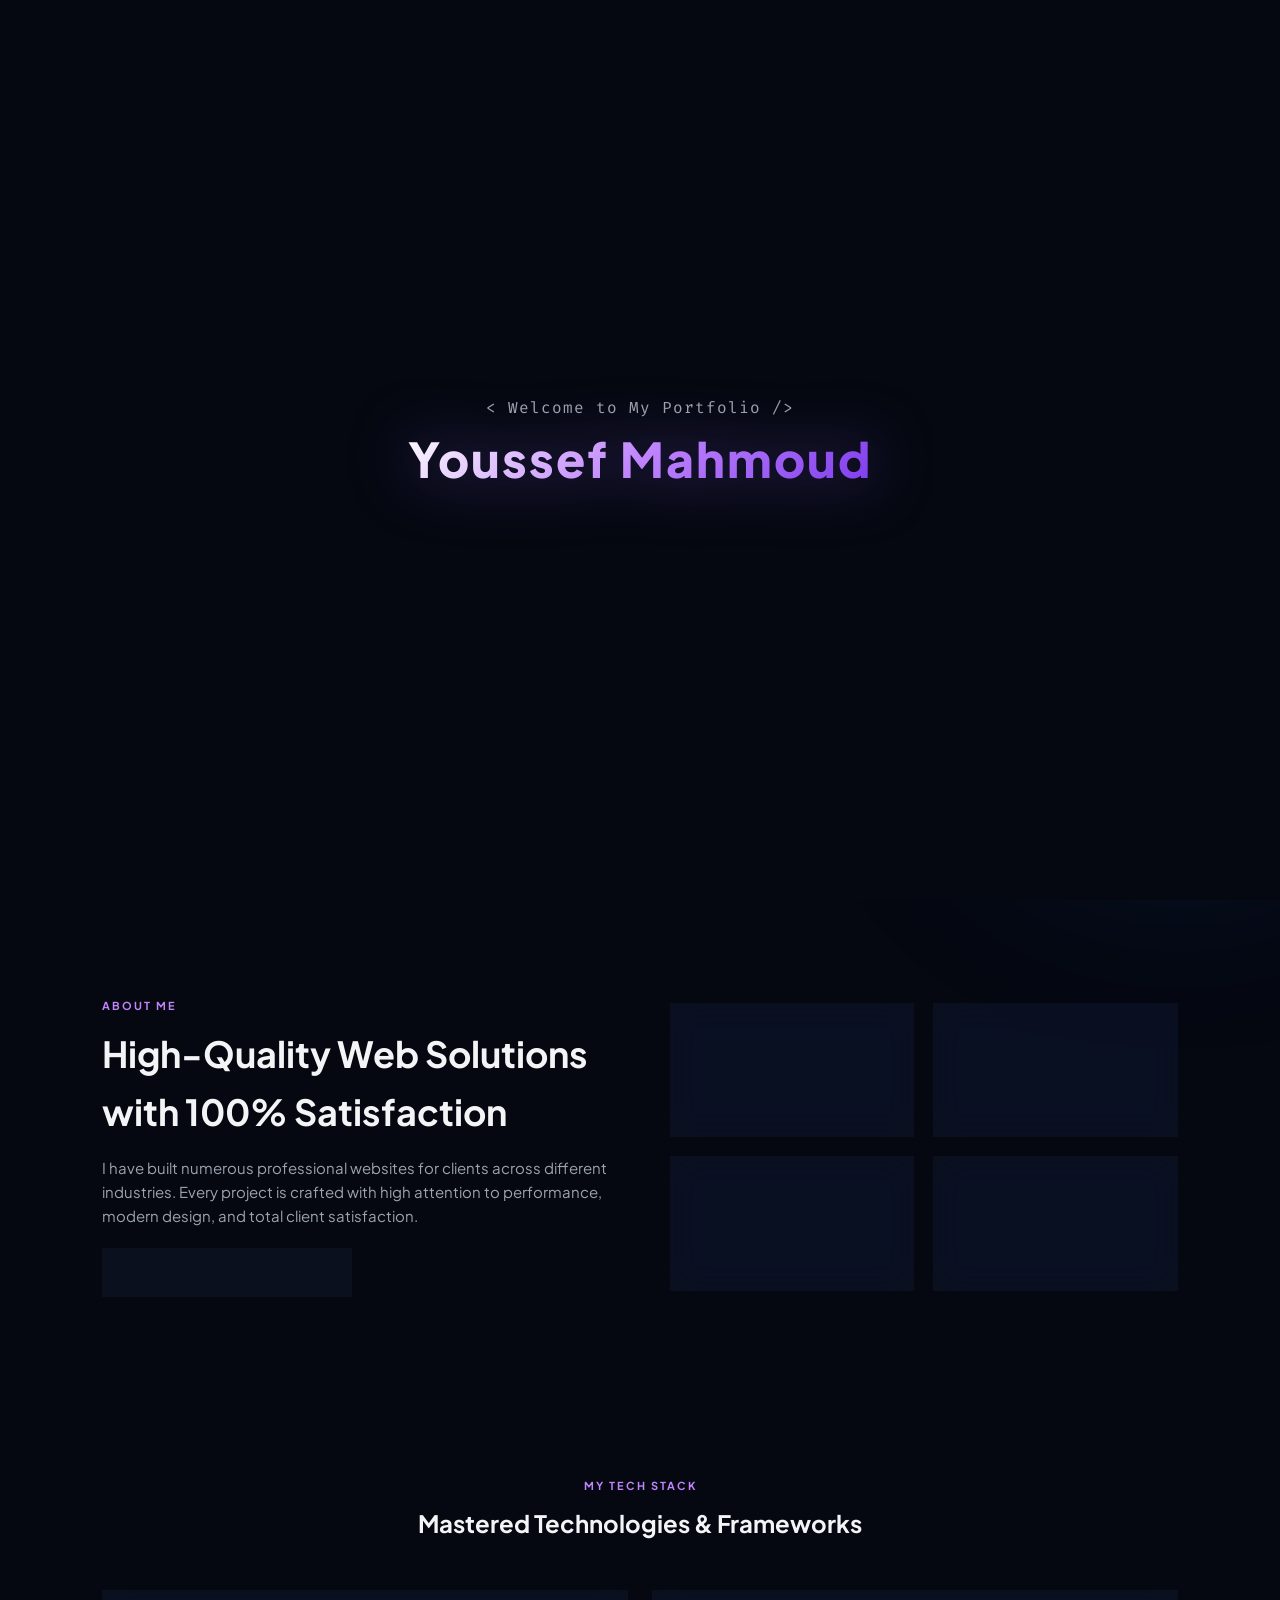
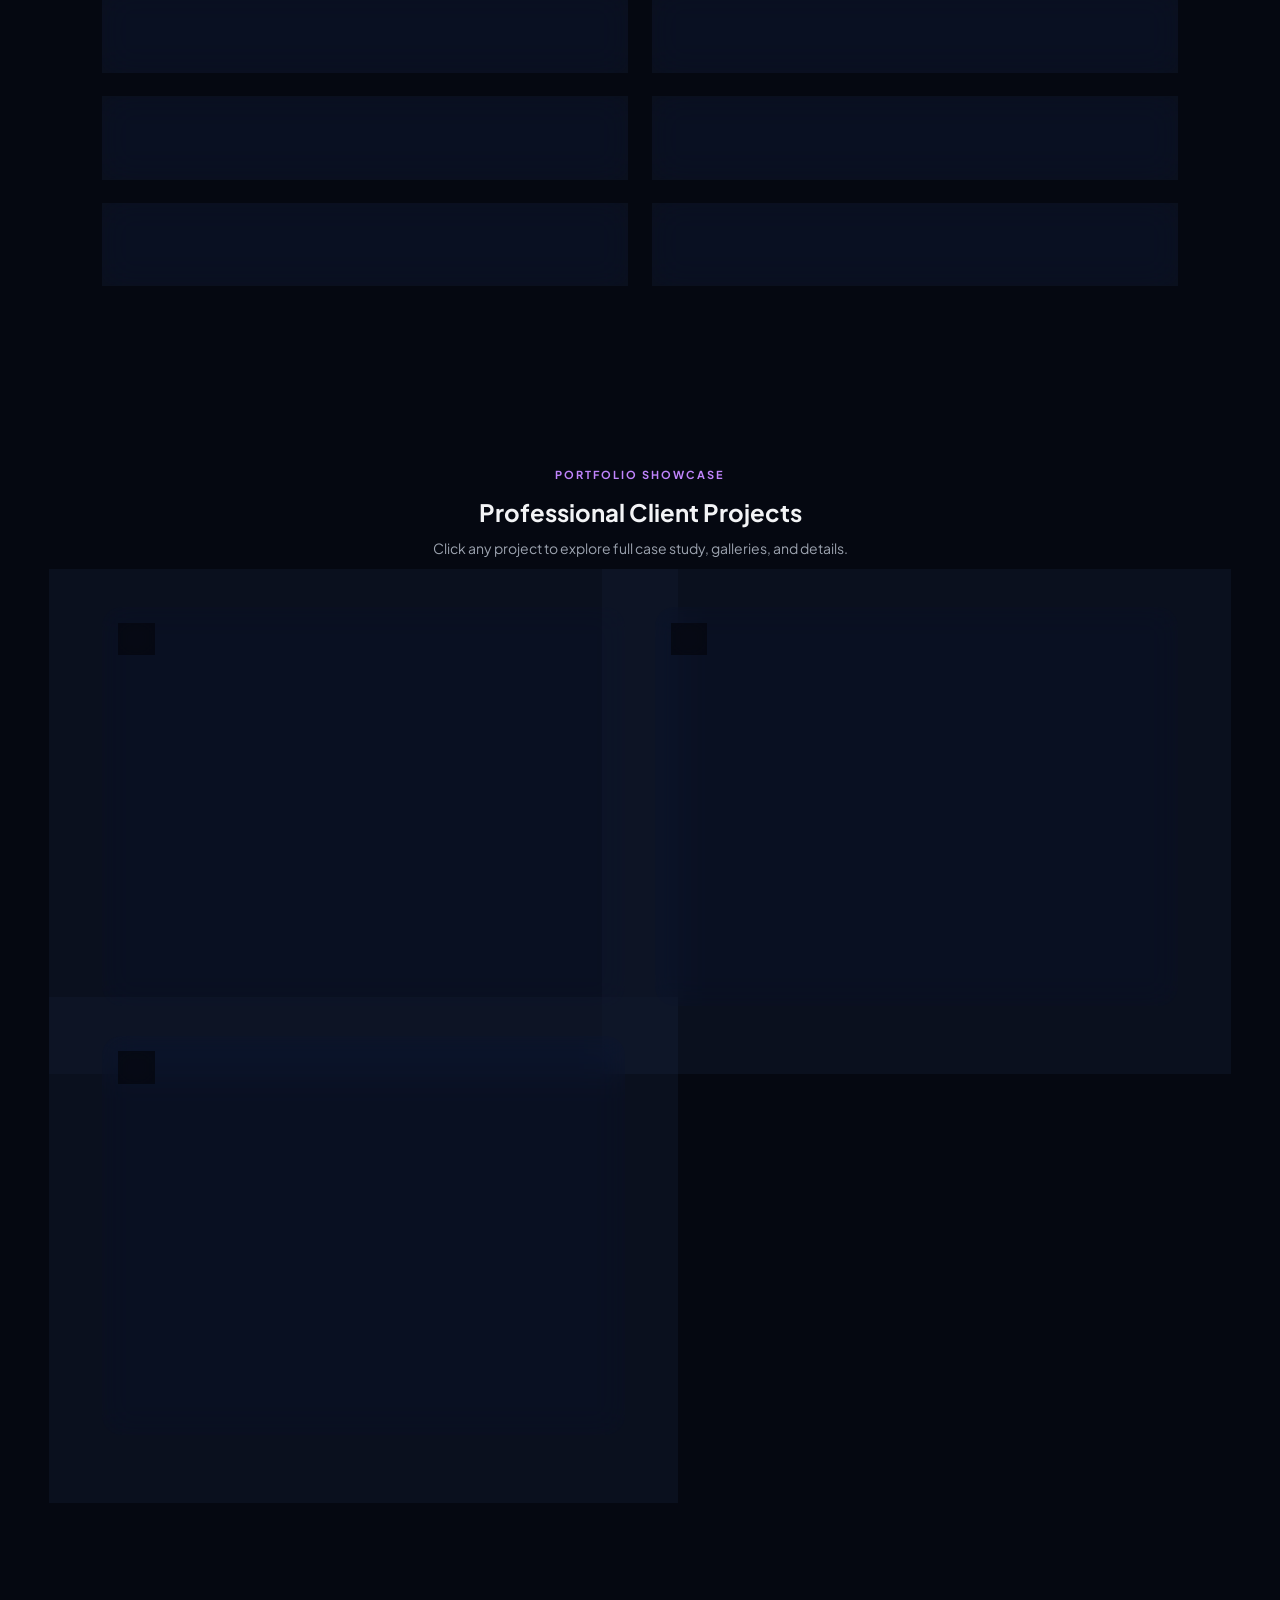
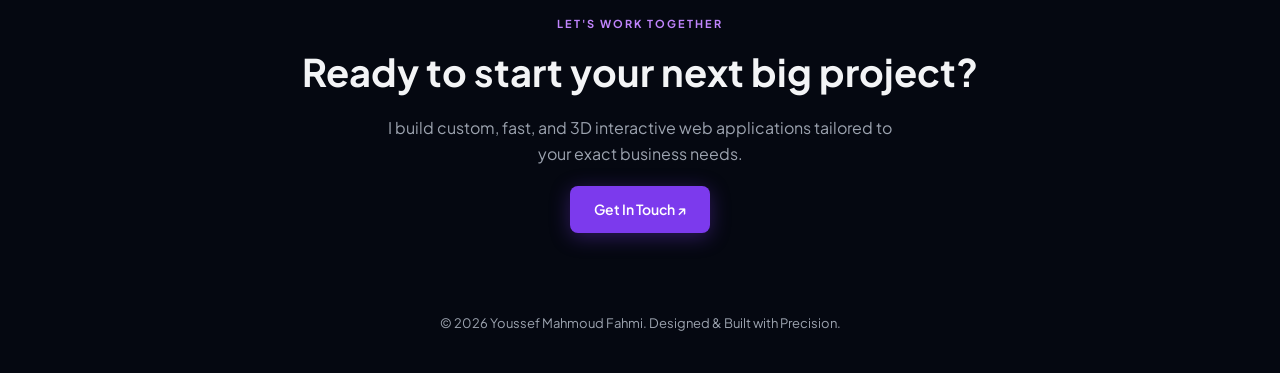
<file: index.html>
<!DOCTYPE html>
<html lang="en">
<head>
  <meta charset="UTF-8">
  <meta name="viewport" content="width=device-width, initial-scale=1.0">
  <title>PERSHAMA - 3D Web & Front-End Developer</title>
  
  <!-- Open Graph / Social Media Preview Meta Tags -->
  <meta property="og:type" content="website">
  <meta property="og:title" content="PERSHAMA - 3D Web & Front-End Developer">
  <meta property="og:description" content="Explore professional 3D web experiences, real-time apps, and modern front-end solutions by Youssef Mahmoud.">
  <meta property="og:image" content="img/IMG-20251122-WA0064.jpg">

  <!-- Google Fonts -->
  <link rel="preconnect" href="https://fonts.googleapis.com">
  <link rel="preconnect" href="https://fonts.gstatic.com" crossorigin>
  <link href="https://fonts.googleapis.com/css2?family=Fira+Code:wght@400;500;600&family=Plus+Jakarta+Sans:wght@300;400;500;600;700;800&display=swap" rel="stylesheet">
  <link rel="stylesheet" href="style.css">
  
  <style>
    /* Back to Top Button Inline Style Enhancement */
    .back-to-top {
      position: fixed;
      bottom: 30px;
      right: 30px;
      width: 45px;
      height: 45px;
      background: var(--purple);
      color: white;
      border: none;
      border-radius: 50%;
      display: flex;
      align-items: center;
      justify-content: center;
      font-size: 20px;
      cursor: pointer;
      box-shadow: 0 4px 20px rgba(124, 58, 237, 0.4);
      opacity: 0;
      visibility: hidden;
      transition: all 0.3s ease;
      z-index: 999;
      text-decoration: none;
    }
    .back-to-top.show {
      opacity: 1;
      visibility: visible;
    }
    .back-to-top:hover {
      background: #6d28d9;
      transform: translateY(-4px);
    }
  </style>
</head>
<body>

  <!-- Intro Splash Screen -->
  <div id="intro-screen" class="intro-overlay">
    <div class="intro-content">
      <p class="intro-sub">&lt; Welcome to My Portfolio /&gt;</p>
      <h1 class="intro-name">Youssef Mahmoud</h1>
    </div>
  </div>

  <!-- Background Animated Neon Blobs (Cosmic Vibe) -->
  <div class="blob-bg blob-1"></div>
  <div class="blob-bg blob-2"></div>

  <!-- Scroll Progress Indicator -->
  <div class="scroll-progress-bar" id="scrollProgressBar"></div>

  <!-- Header / Navbar -->
  <header class="navbar">
    <div class="logo">
      <span class="logo-icon">&lt;/&gt;</span>
      <span id="displayLogo">Youssef Mahmoud</span>
    </div>
    
    <nav class="nav-links">
      <a href="#home" class="active">Home</a>
      <a href="#about">About</a>
      <a href="#skills">Tech Stack</a>
      <a href="#projects">Work</a>
      <a href="contact.html">Contact</a>
    </nav>

    <a href="contact.html" class="btn btn-purple pulse-btn">Hire Me &nearr;</a>
  </header>

  <!-- Hero Section -->
  <section class="hero" id="home">
    <div class="hero-content">
      <div class="badge glow-badge" id="displayRole">3D WEB & FRONT-END DEVELOPER</div>
      
      <!-- Smooth Intro Section -->
      <div class="hero-intro">
        <span class="intro-greeting">Hi, I'm</span>
        <h1 class="hero-headline">
          <span id="displayName" class="purple-gradient-text">Youssef Mahmoud</span>
          <span class="typing-cursor">|</span>
        </h1>
        <p class="hero-role">&lt; Crafting Immersive 3D & Modern Web Experiences /&gt;</p>
      </div>

      <p class="hero-description" id="displayBio">
        Expert Front-End Developer specializing in building fast, interactive, and 3D-integrated web platforms using HTML, CSS, JS, React, Node, MongoDB, and Firebase.
      </p>

      <div class="hero-buttons">
        <a href="#projects" class="btn btn-purple glow-effect">Explore Work &nearr;</a>
        <a href="contact.html" class="btn btn-outline">Get In Touch &darr;</a>
      </div>

      <!-- Tech Stack Badge Strip -->
      <div class="tech-stack">
        <p class="tech-title">CORE TECHNOLOGIES & DATABASES</p>
        <div class="tech-icons">
          <div class="tech-box orange float-anim" style="animation-delay: 0s;">HTML5</div>
          <div class="tech-box blue float-anim" style="animation-delay: 0.2s;">CSS3</div>
          <div class="tech-box yellow float-anim" style="animation-delay: 0.4s;">JS</div>
          <div class="tech-box cyan float-anim" style="animation-delay: 0.6s;">React</div>
          <div class="tech-box green float-anim" style="animation-delay: 0.8s;">Node</div>
          <div class="tech-box emerald float-anim" style="animation-delay: 1.0s;">Mongo</div>
          <div class="tech-box red float-anim" style="animation-delay: 1.2s;">Fire</div>
          <div class="tech-box purple float-anim" style="animation-delay: 1.4s;">3D Web</div>
        </div>
      </div>
    </div>

    <!-- 3D Interactive Parallax Frame -->
    <div class="hero-image-container">
      <div class="tilt-card" id="tiltContainer">
        <div class="image-frame crystal-glass">
          <img src="img/IMG-20251122-WA0064.jpg" alt="Youssef Mahmoud" id="profileImg">
        </div>

        <!-- Dynamic Glass Code Overlay -->
        <div class="code-snippet-card float-card crystal-glass">
          <div class="code-header">
            <div class="dots">
              <span class="dot red"></span>
              <span class="dot yellow"></span>
              <span class="dot green"></span>
            </div>
            <span class="code-title">&lt;/&gt; Developer</span>
          </div>
          <pre><code><span class="c-purple">const</span> developer = {
  name: <span class="c-green">"Youssef Mahmoud"</span>,
  stack: [<span class="c-green">"React"</span>, <span class="c-green">"Node"</span>, <span class="c-green">"3D Web"</span>],
  databases: [<span class="c-green">"MongoDB"</span>, <span class="c-green">"Firebase"</span>],
  status: <span class="c-green">"100% Client Satisfaction"</span>
};</code></pre>
        </div>
      </div>
    </div>
  </section>

  <!-- About Section -->
  <section class="about-section reveal-on-scroll" id="about">
    <div class="about-grid">
      <div class="about-left">
        <span class="section-badge">ABOUT ME</span>
        <h2>High-Quality Web Solutions with 100% Satisfaction</h2>
        <p>I have built numerous professional websites for clients across different industries. Every project is crafted with high attention to performance, modern design, and total client satisfaction.</p>
        <a href="contact.html" class="btn btn-outline hover-up" style="margin-top:20px;">Let's Build Something Great &rarr;</a>
      </div>

      <div class="stats-cards">
        <div class="stat-card crystal-glass tilt-hover">
          <div class="stat-icon purple-bg">&lt;/&gt;</div>
          <div class="stat-info">
            <h3>3D & Full-Stack</h3>
            <p>Expertise</p>
          </div>
        </div>

        <div class="stat-card crystal-glass tilt-hover">
          <div class="stat-icon purple-bg">⚡</div>
          <div class="stat-info">
            <h3>High Speed</h3>
            <p>Performance</p>
          </div>
        </div>

        <div class="stat-card crystal-glass tilt-hover">
          <div class="stat-icon purple-bg">🗄️</div>
          <div class="stat-info">
            <h3>Mongo & Firebase</h3>
            <p>Powerful Databases</p>
          </div>
        </div>

        <div class="stat-card crystal-glass tilt-hover">
          <div class="stat-icon purple-bg">⭐</div>
          <div class="stat-info">
            <h3 id="displaySatisfaction">100%</h3>
            <p>Client Satisfaction</p>
          </div>
        </div>
      </div>
    </div>
  </section>

  <!-- Tech Stack & Skills -->
  <section class="skills-section reveal-on-scroll" id="skills">
    <div class="section-header text-center">
      <span class="section-badge">MY TECH STACK</span>
      <h2>Mastered Technologies & Frameworks</h2>
    </div>

    <div class="skills-container">
      <div class="skill-row crystal-glass">
        <div class="skill-meta"><span>HTML5 / CSS3 / JavaScript (ES6+)</span><span>95%</span></div>
        <div class="progress-bg"><div class="progress-fill" style="width: 95%;"></div></div>
      </div>

      <div class="skill-row crystal-glass">
        <div class="skill-meta"><span>React.js & Front-End Architecture</span><span>90%</span></div>
        <div class="progress-bg"><div class="progress-fill" style="width: 90%;"></div></div>
      </div>

      <div class="skill-row crystal-glass">
        <div class="skill-meta"><span>Node.js Backend Development</span><span>85%</span></div>
        <div class="progress-bg"><div class="progress-fill" style="width: 85%;"></div></div>
      </div>

      <div class="skill-row crystal-glass">
        <div class="skill-meta"><span>MongoDB & Firebase Realtime Database</span><span>90%</span></div>
        <div class="progress-bg"><div class="progress-fill" style="width: 90%;"></div></div>
      </div>

      <div class="skill-row crystal-glass">
        <div class="skill-meta"><span>3D Web Integration & Interactive UI</span><span>85%</span></div>
        <div class="progress-bg"><div class="progress-fill" style="width: 85%;"></div></div>
      </div>

      <div class="skill-row crystal-glass">
        <div class="skill-meta"><span>Responsive Design & Modern Workflows</span><span>95%</span></div>
        <div class="progress-bg"><div class="progress-fill" style="width: 95%;"></div></div>
      </div>
    </div>
  </section>

  <!-- Featured Projects (Updated Professional Modern Cards) -->
  <section class="projects-section reveal-on-scroll" id="projects">
    <div class="section-header text-center">
      <span class="section-badge">PORTFOLIO SHOWCASE</span>
      <h2>Professional Client Projects</h2>
      <p style="color: var(--text-muted); font-size: 14px; margin-top: 5px;">Click any project to explore full case study, galleries, and details.</p>
    </div>

    <div class="projects-grid">
      <!-- Project 1: Porsche 3D -->
      <a href="project-porsche.html" class="project-card crystal-glass tilt-hover">
        <div class="project-preview">
          <span class="p-num">01</span>
          <img src="img/1.png" alt="Porsche 911 3D Experience">
          <div class="project-overlay-badge">View Case Study &nearr;</div>
        </div>
        <div class="project-info">
          <div class="project-tags">
            <span>React</span><span>Three.js</span><span>3D Web</span>
          </div>
          <h3>Porsche 911 3D Experience</h3>
          <p>Immersive 3D web experience where the car dynamically moves and reacts with scroll interactions.</p>
        </div>
      </a>

      <!-- Project 2: Real-time Ordering App -->
      <a href="project-restaurant.html" class="project-card crystal-glass tilt-hover">
        <div class="project-preview">
          <span class="p-num">02</span>
          <img src="img/2.png" alt="Real-time Ordering App">
          <div class="project-overlay-badge">View Case Study &nearr;</div>
        </div>
        <div class="project-info">
          <div class="project-tags">
            <span>React</span><span>Firebase</span><span>Realtime</span>
          </div>
          <h3>Real-time Ordering App</h3>
          <p>QR code restaurant ordering system connected directly with a live Kitchen Dashboard.</p>
        </div>
      </a>

      <!-- Project 3: Educational LMS Platform -->
      <a href="project-lms.html" class="project-card crystal-glass tilt-hover">
        <div class="project-preview">
          <span class="p-num">03</span>
          <img src="img/3.png" alt="Educational LMS Platform">
          <div class="project-overlay-badge">View Case Study &nearr;</div>
        </div>
        <div class="project-info">
          <div class="project-tags">
            <span>JavaScript</span><span>Node.js</span><span>Database : mongodb</span>
          </div>
          <h3>Educational LMS Platform</h3>
          <p>Custom teacher platform for managing lectures, exams, student accounts, and backend data.</p>
        </div>
      </a>
    </div>
  </section>

  <!-- Footer -->
  <footer class="footer reveal-on-scroll" id="contact">
    <div class="footer-cta">
      <span class="section-badge">LET'S WORK TOGETHER</span>
      <h2>Ready to start your next big project?</h2>
      <p>I build custom, fast, and 3D interactive web applications tailored to your exact business needs.</p>
      <a href="contact.html" class="btn btn-purple pulse-btn" style="margin-top:20px;">Get In Touch &nearr;</a>
    </div>

    <div class="footer-copyright">
      <p>&copy; 2026 Youssef Mahmoud Fahmi. Designed & Built with Precision.</p>
    </div>
  </footer>

  <!-- Back to Top Button -->
  <a href="#home" class="back-to-top" id="backToTopBtn">&uarr;</a>

  <script src="script.js"></script>
  <script>
    // Back to Top Button Script Logic
    const backToTopBtn = document.getElementById('backToTopBtn');
    window.addEventListener('scroll', () => {
      if (window.scrollY > 400) {
        backToTopBtn.classList.add('show');
      } else {
        backToTopBtn.classList.remove('show');
      }
    });
  </script>
</body>
</html>
</file>
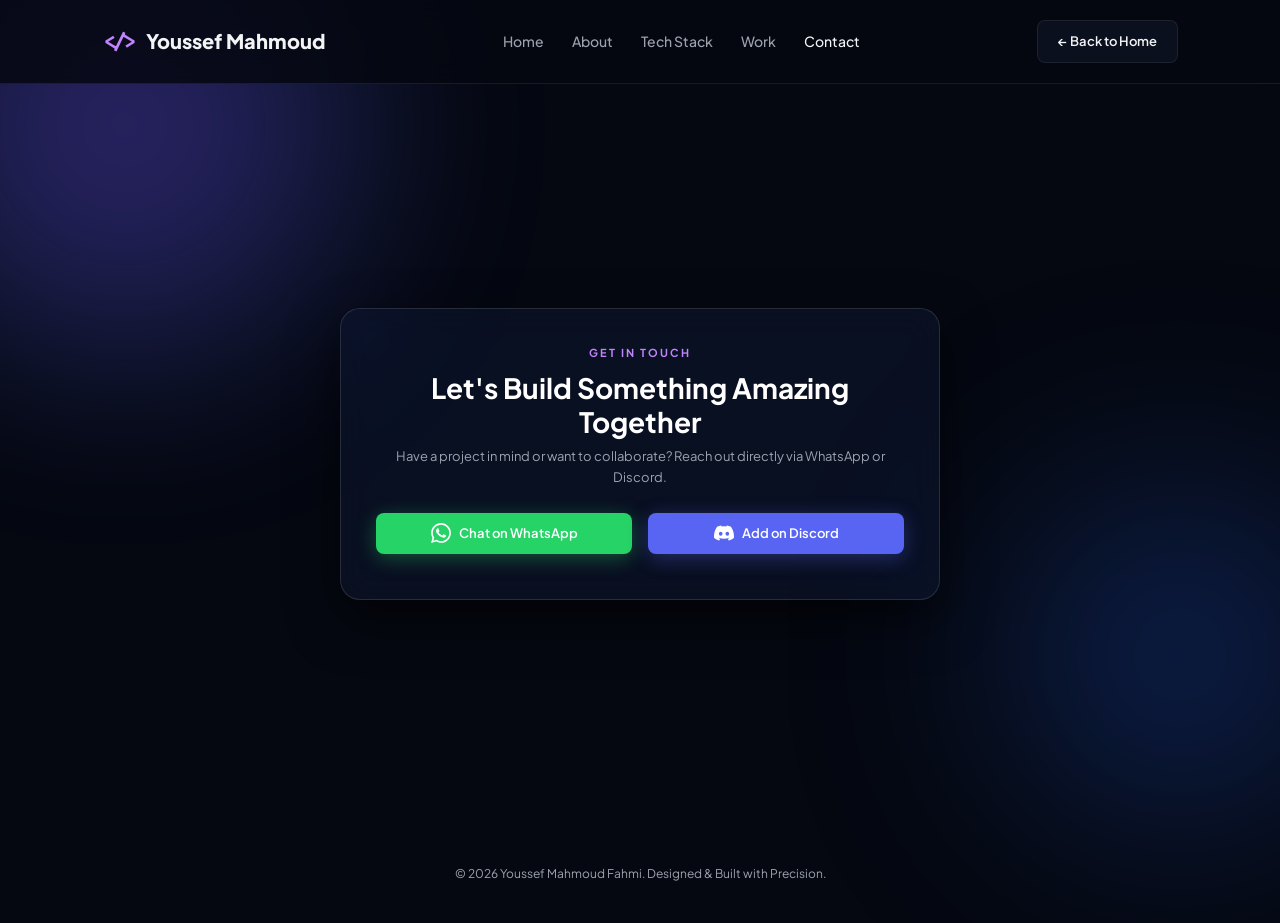
<file: contact.html>
<!DOCTYPE html>
<html lang="en">
<head>
  <meta charset="UTF-8">
  <meta name="viewport" content="width=device-width, initial-scale=1.0">
  <title>Contact Youssef Mahmoud Fahmi</title>
  <!-- Google Fonts -->
  <link rel="preconnect" href="https://fonts.googleapis.com">
  <link rel="preconnect" href="https://fonts.gstatic.com" crossorigin>
  <link href="https://fonts.googleapis.com/css2?family=Fira+Code:wght@400;500;600&family=Plus+Jakarta+Sans:wght@300;400;500;600;700;800&display=swap" rel="stylesheet">
  
  <style>
    :root {
      --bg-dark: #050811;
      --card-bg: rgba(15, 22, 38, 0.65);
      --purple: #7c3aed;
      --purple-light: #c084fc;
      --purple-glow: #8b5cf6;
      --text-primary: #f3f4f6;
      --text-muted: #9ca3af;
      --border: rgba(255, 255, 255, 0.08);
      --font-sans: 'Plus Jakarta Sans', sans-serif;
      --font-mono: 'Fira Code', monospace;
    }

    * {
      margin: 0;
      padding: 0;
      box-sizing: border-box;
    }

    body {
      background-color: var(--bg-dark);
      color: var(--text-primary);
      font-family: var(--font-sans);
      line-height: 1.6;
      overflow-x: hidden;
      position: relative;
    }

    /* Crystal Glassmorphism Utility */
    .crystal-glass {
      background: rgba(17, 25, 45, 0.5) !important;
      backdrop-filter: blur(16px) saturate(180%) !important;
      -webkit-backdrop-filter: blur(16px) saturate(180%) !important;
      border: 1px solid rgba(255, 255, 255, 0.12) !important;
    }

    /* Background Animated Neon Blobs */
    .blob-bg {
      position: fixed;
      border-radius: 50%;
      filter: blur(100px);
      z-index: -1;
      opacity: 0.35;
      animation: blobFloat 14s infinite ease-in-out alternate;
    }

    .blob-1 {
      width: 450px;
      height: 450px;
      background: radial-gradient(circle, #7c3aed, #3b82f6);
      top: -100px;
      left: -100px;
    }

    .blob-2 {
      width: 400px;
      height: 400px;
      background: radial-gradient(circle, #2563eb, #050811);
      bottom: 5%;
      right: -100px;
      animation-delay: -7s;
    }

    @keyframes blobFloat {
      0% { transform: translate(0, 0) scale(1); }
      50% { transform: translate(70px, 50px) scale(1.1); }
      100% { transform: translate(-40px, 90px) scale(0.95); }
    }

    /* Navbar */
    .navbar {
      display: flex; 
      justify-content: space-between; 
      align-items: center; 
      padding: 20px 8%;
      position: sticky; 
      top: 0; 
      background: rgba(5, 8, 17, 0.85); 
      backdrop-filter: blur(14px);
      border-bottom: 1px solid var(--border); 
      z-index: 100;
      gap: 15px;
    }
    .logo { font-weight: 800; font-size: 20px; display: flex; align-items: center; gap: 8px; }
    .logo-icon { color: var(--purple-light); font-family: var(--font-mono); }
    .nav-links { display: flex; gap: 28px; }
    .nav-links a { color: var(--text-muted); text-decoration: none; font-size: 14px; font-weight: 500; transition: color 0.2s; }
    .nav-links a:hover, .nav-links a.active { color: var(--text-primary); }

    /* Buttons & Glow */
    .btn {
      display: inline-flex; align-items: center; gap: 8px; padding: 10px 20px; border-radius: 8px;
      font-weight: 600; font-size: 13px; text-decoration: none; transition: all 0.25s; cursor: pointer; border: none;
    }
    .btn-purple { background: var(--purple); color: white; box-shadow: 0 4px 20px rgba(124, 58, 237, 0.35); }
    .btn-purple:hover { background: #6d28d9; transform: translateY(-3px); box-shadow: 0 8px 25px rgba(124, 58, 237, 0.5); }
    .btn-outline { background: var(--card-bg); color: var(--text-primary); border: 1px solid var(--border); backdrop-filter: blur(10px); }
    .btn-outline:hover { border-color: var(--purple-light); transform: translateY(-3px); }

    .section-badge { color: var(--purple-light); font-size: 11px; font-weight: 700; letter-spacing: 2px; display: block; margin-bottom: 10px; }
    .section-header { text-align: center; margin-bottom: 25px; }
    .section-header h2 { font-size: 28px; margin-bottom: 8px; color: #fff; line-height: 1.2; }
    .section-header p { color: var(--text-muted); font-size: 13px; }

    /* Contact Page Styles */
    .contact-page-section {
      padding: 60px 8%;
      display: flex;
      justify-content: center;
      align-items: center;
      min-height: calc(100vh - 160px);
    }

    .contact-container {
      width: 100%;
      max-width: 600px;
      padding: 35px;
      border-radius: 20px;
      box-shadow: 0 20px 50px rgba(0,0,0,0.6);
    }

    .direct-contact-buttons {
      display: grid;
      grid-template-columns: 1fr 1fr;
      gap: 16px;
      margin: 24px 0 10px;
    }

    .btn-whatsapp {
      background: #25d366;
      color: white;
      justify-content: center;
      box-shadow: 0 4px 20px rgba(37, 211, 102, 0.35);
    }
    .btn-whatsapp:hover {
      background: #20ba5a;
      transform: translateY(-3px);
    }

    .btn-discord {
      background: #5865f2;
      color: white;
      justify-content: center;
      box-shadow: 0 4px 20px rgba(88, 101, 242, 0.35);
    }
    .btn-discord:hover {
      background: #4752c4;
      transform: translateY(-3px);
    }

    .footer { padding: 40px 8%; text-align: center; }
    .footer-copyright { font-size: 12px; color: var(--text-muted); }

    /* Responsive Design for Contact Page (Mobile & Tablets) */
    @media (max-width: 768px) {
      .navbar {
        padding: 15px 5%;
      }
      .logo {
        font-size: 17px;
      }
      .nav-links {
        display: none; 
      }
      .btn-outline {
        padding: 8px 14px;
        font-size: 12px;
      }
      .contact-page-section {
        padding: 30px 4%;
        min-height: auto;
      }
      .contact-container {
        padding: 24px 18px;
        border-radius: 18px;
      }
      .section-header h2 {
        font-size: 22px;
      }
      .section-header p {
        font-size: 12px;
      }
      .direct-contact-buttons {
        grid-template-columns: 1fr;
        gap: 12px;
      }
    }
  </style>
</head>
<body>

  <!-- Background Animated Neon Blobs -->
  <div class="blob-bg blob-1"></div>
  <div class="blob-bg blob-2"></div>

  <!-- Header / Navbar -->
  <header class="navbar">
    <div class="logo">
      <span class="logo-icon">&lt;/&gt;</span>
      <span>Youssef Mahmoud</span>
    </div>
    
    <nav class="nav-links">
      <a href="index.html">Home</a>
      <a href="index.html#about">About</a>
      <a href="index.html#skills">Tech Stack</a>
      <a href="index.html#projects">Work</a>
      <a href="contact.html" class="active">Contact</a>
    </nav>

    <a href="index.html" class="btn btn-outline">&larr; Back to Home</a>
  </header>

  <!-- Contact Section -->
  <section class="contact-page-section">
    <div class="contact-container crystal-glass">
      <div class="section-header">
        <span class="section-badge">GET IN TOUCH</span>
        <h2>Let's Build Something Amazing Together</h2>
        <p>Have a project in mind or want to collaborate? Reach out directly via WhatsApp or Discord.</p>
      </div>

      <!-- Direct Messaging Buttons (WhatsApp & Discord) -->
      <div class="direct-contact-buttons">
        <a href="https://wa.me/201551670033" target="_blank" class="btn btn-whatsapp">
          <svg width="20" height="20" viewBox="0 0 24 24" fill="currentColor"><path d="M.057 24l1.687-6.163c-1.041-1.804-1.588-3.849-1.587-5.946.003-6.556 5.338-11.891 11.893-11.891 3.181.001 6.167 1.24 8.413 3.488 2.245 2.248 3.481 5.236 3.48 8.414-.003 6.557-5.338 11.892-11.893 11.892-1.99-.001-3.951-.5-5.688-1.448l-6.305 1.654zm6.597-3.807c1.676.995 3.276 1.591 5.392 1.592 5.448 0 9.886-4.434 9.889-9.885.002-5.462-4.415-9.89-9.881-9.892-5.452 0-9.887 4.434-9.889 9.884-.001 2.225.651 3.891 1.746 5.634l-.999 3.648 3.742-.981zm11.387-5.464c-.074-.124-.272-.198-.57-.347-.297-.149-1.758-.868-2.031-.967-.272-.099-.47-.149-.669.149-.198.297-.768.967-.941 1.165-.173.198-.347.223-.644.074-.297-.149-1.255-.462-2.39-1.475-.883-.788-1.48-1.761-1.653-2.059-.173-.297-.018-.458.13-.606.134-.133.297-.347.446-.521.151-.172.2-.296.3-.495.099-.198.05-.372-.025-.521-.075-.148-.669-1.611-.916-2.206-.242-.579-.487-.501-.669-.51l-.57-.01c-.198 0-.52.074-.792.372s-1.04 1.016-1.04 2.479 1.065 2.876 1.213 3.074c.149.198 2.095 3.2 5.076 4.487.709.306 1.263.489 1.694.626.712.226 1.36.194 1.872.118.571-.085 1.758-.719 2.006-1.413.248-.695.248-1.29.173-1.414z"/></svg>
          Chat on WhatsApp
        </a>

        <a href="https://discord.com/users/1330002967004315749" target="_blank" class="btn btn-discord">
          <svg width="20" height="20" viewBox="0 0 24 24" fill="currentColor"><path d="M20.317 4.37a19.791 19.791 0 0 0-4.885-1.515.074.074 0 0 0-.079.037c-.21.375-.444.864-.608 1.25a18.27 18.27 0 0 0-5.487 0 12.64 12.64 0 0 0-.617-1.25.077.077 0 0 0-.079-.037A19.736 19.736 0 0 0 3.677 4.37a.07.07 0 0 0-.032.027C.533 9.046-.32 13.58.099 18.057a.082.082 0 0 0 .031.057 19.9 19.9 0 0 0 5.993 3.03.078.078 0 0 0 .084-.028c.462-.63.874-1.295 1.226-1.994.021-.041.001-.09-.041-.106a13.107 13.107 0 0 1-1.872-.892.077.077 0 0 1-.008-.128 10.2 10.2 0 0 0 .372-.292.074.074 0 0 1 .077-.01c3.927 1.793 8.18 1.793 12.061 0a.074.074 0 0 1 .078.01c.12.098.246.198.373.292a.077.077 0 0 1-.006.127 12.299 12.299 0 0 1-1.873.892.077.077 0 0 0-.041.107c.36.698.772 1.362 1.225 1.993a.076.076 0 0 0 .084.028 19.839 19.839 0 0 0 6.002-3.03.077.077 0 0 0 .032-.054c.5-5.177-.838-9.674-3.549-13.66a.061.061 0 0 0-.031-.028zM8.02 15.33c-1.183 0-2.157-1.085-2.157-2.419 0-1.333.956-2.419 2.157-2.419 1.21 0 2.176 1.096 2.157 2.42 0 1.333-.956 2.418-2.157 2.418zm7.975 0c-1.183 0-2.157-1.085-2.157-2.419 0-1.333.955-2.419 2.157-2.419 1.21 0 2.176 1.096 2.157 2.42 0 1.333-.946 2.418-2.157 2.418z"/></svg>
          Add on Discord
        </a>
      </div>
    </div>
  </section>

  <!-- Footer -->
  <footer class="footer">
    <div class="footer-copyright">
      <p>&copy; 2026 Youssef Mahmoud Fahmi. Designed & Built with Precision.</p>
    </div>
  </footer>

</body>
</html>
</file>
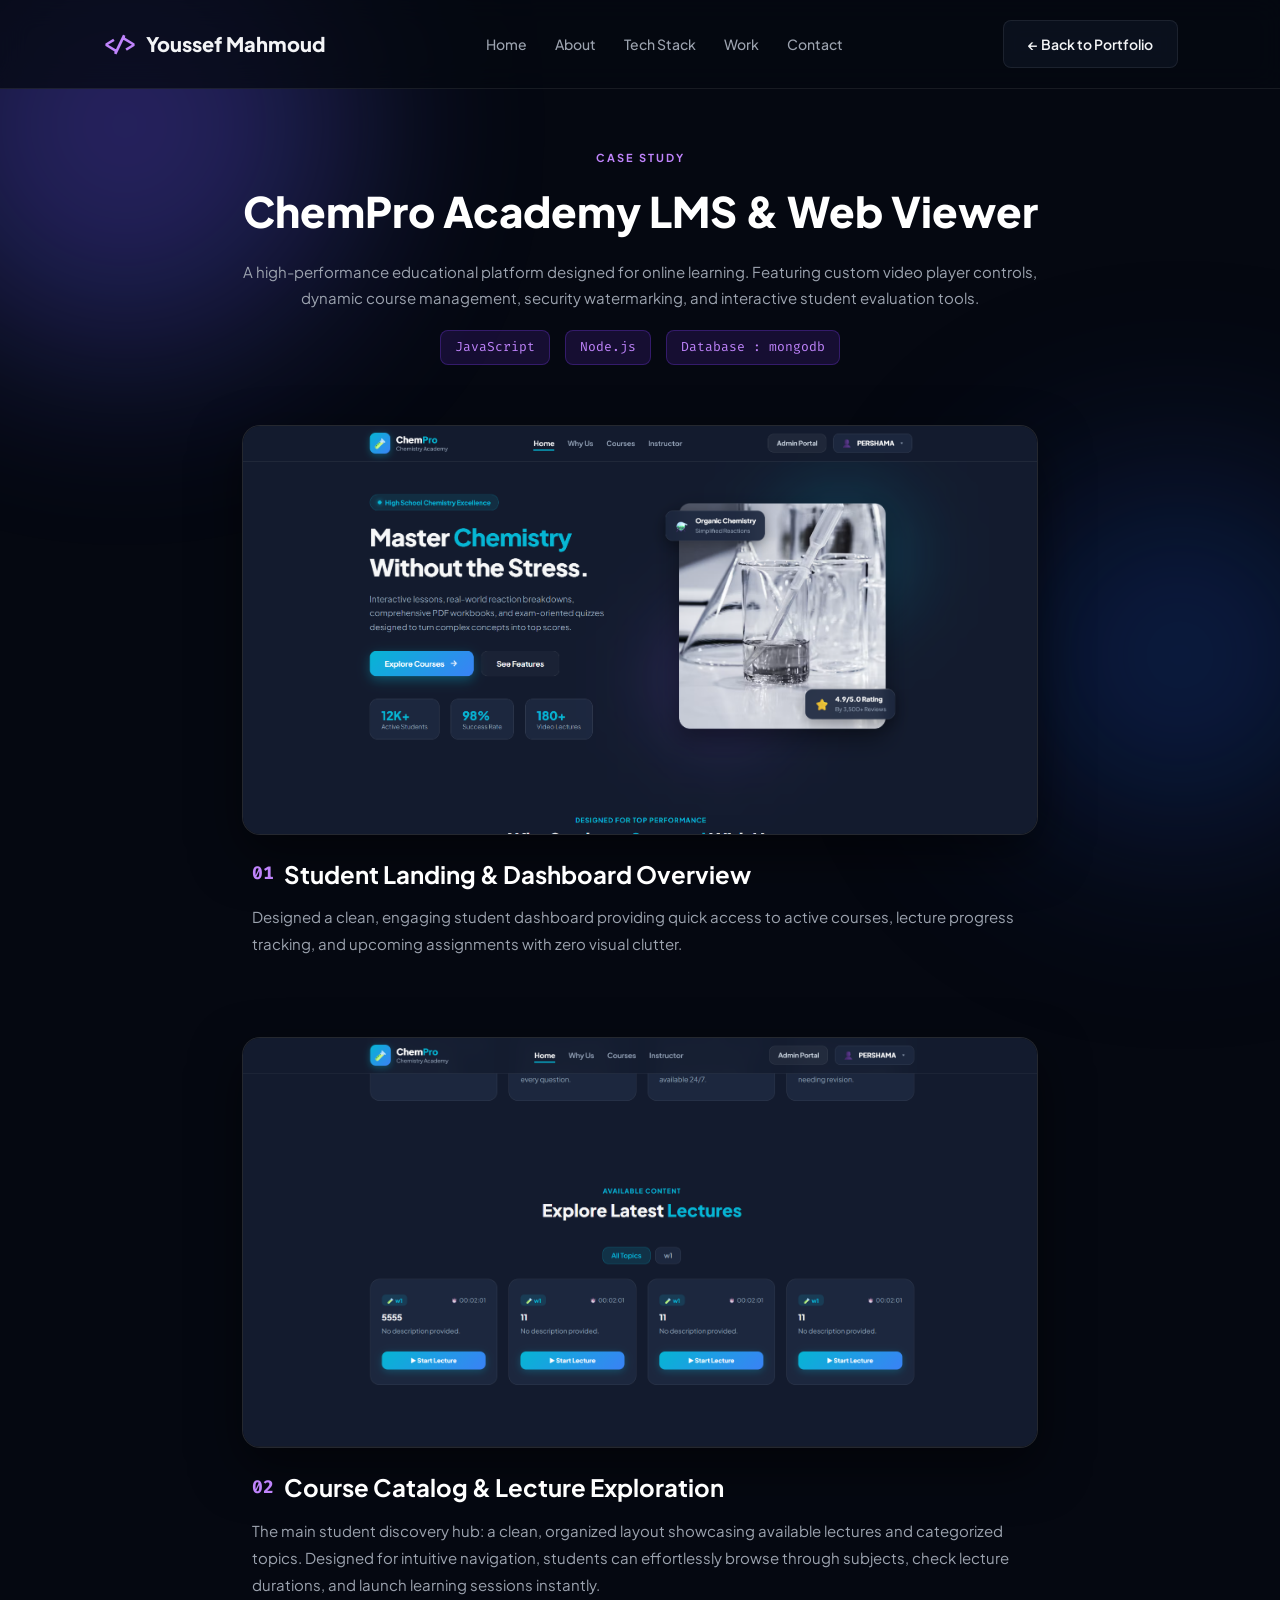
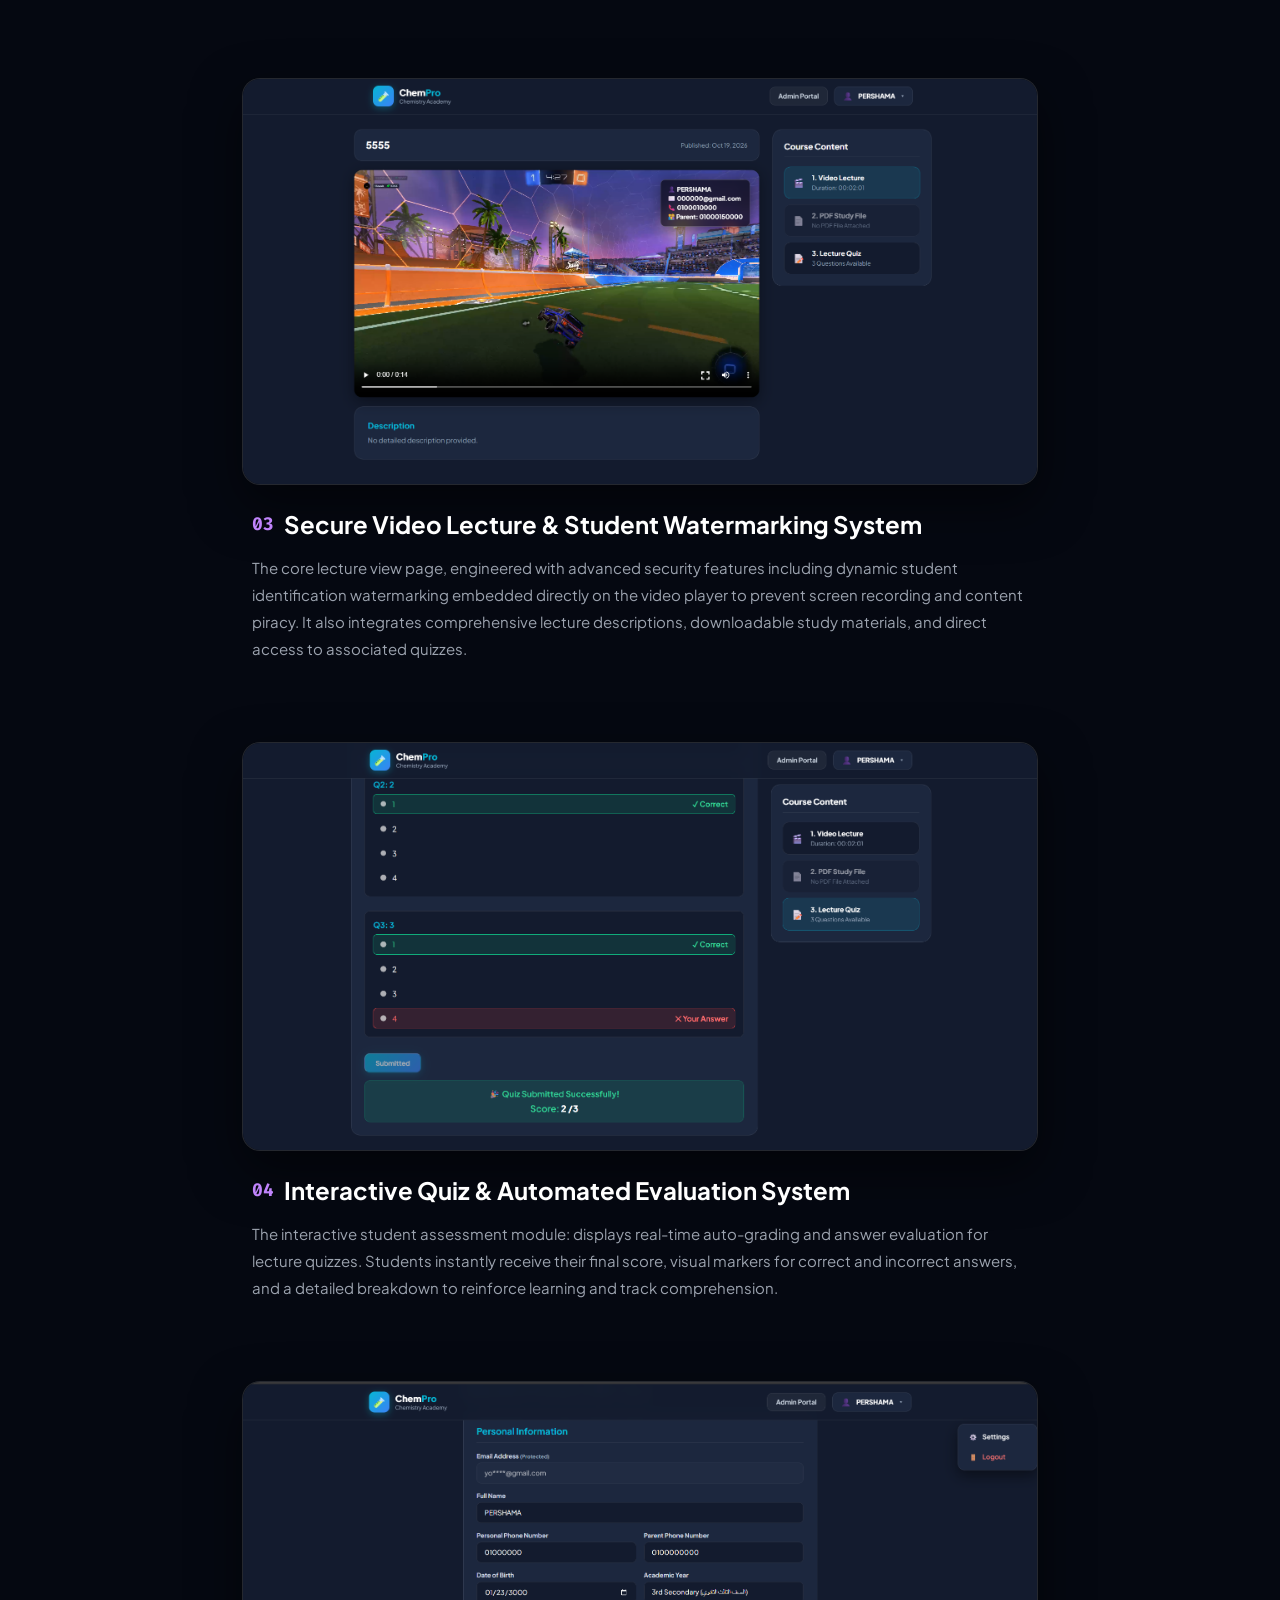
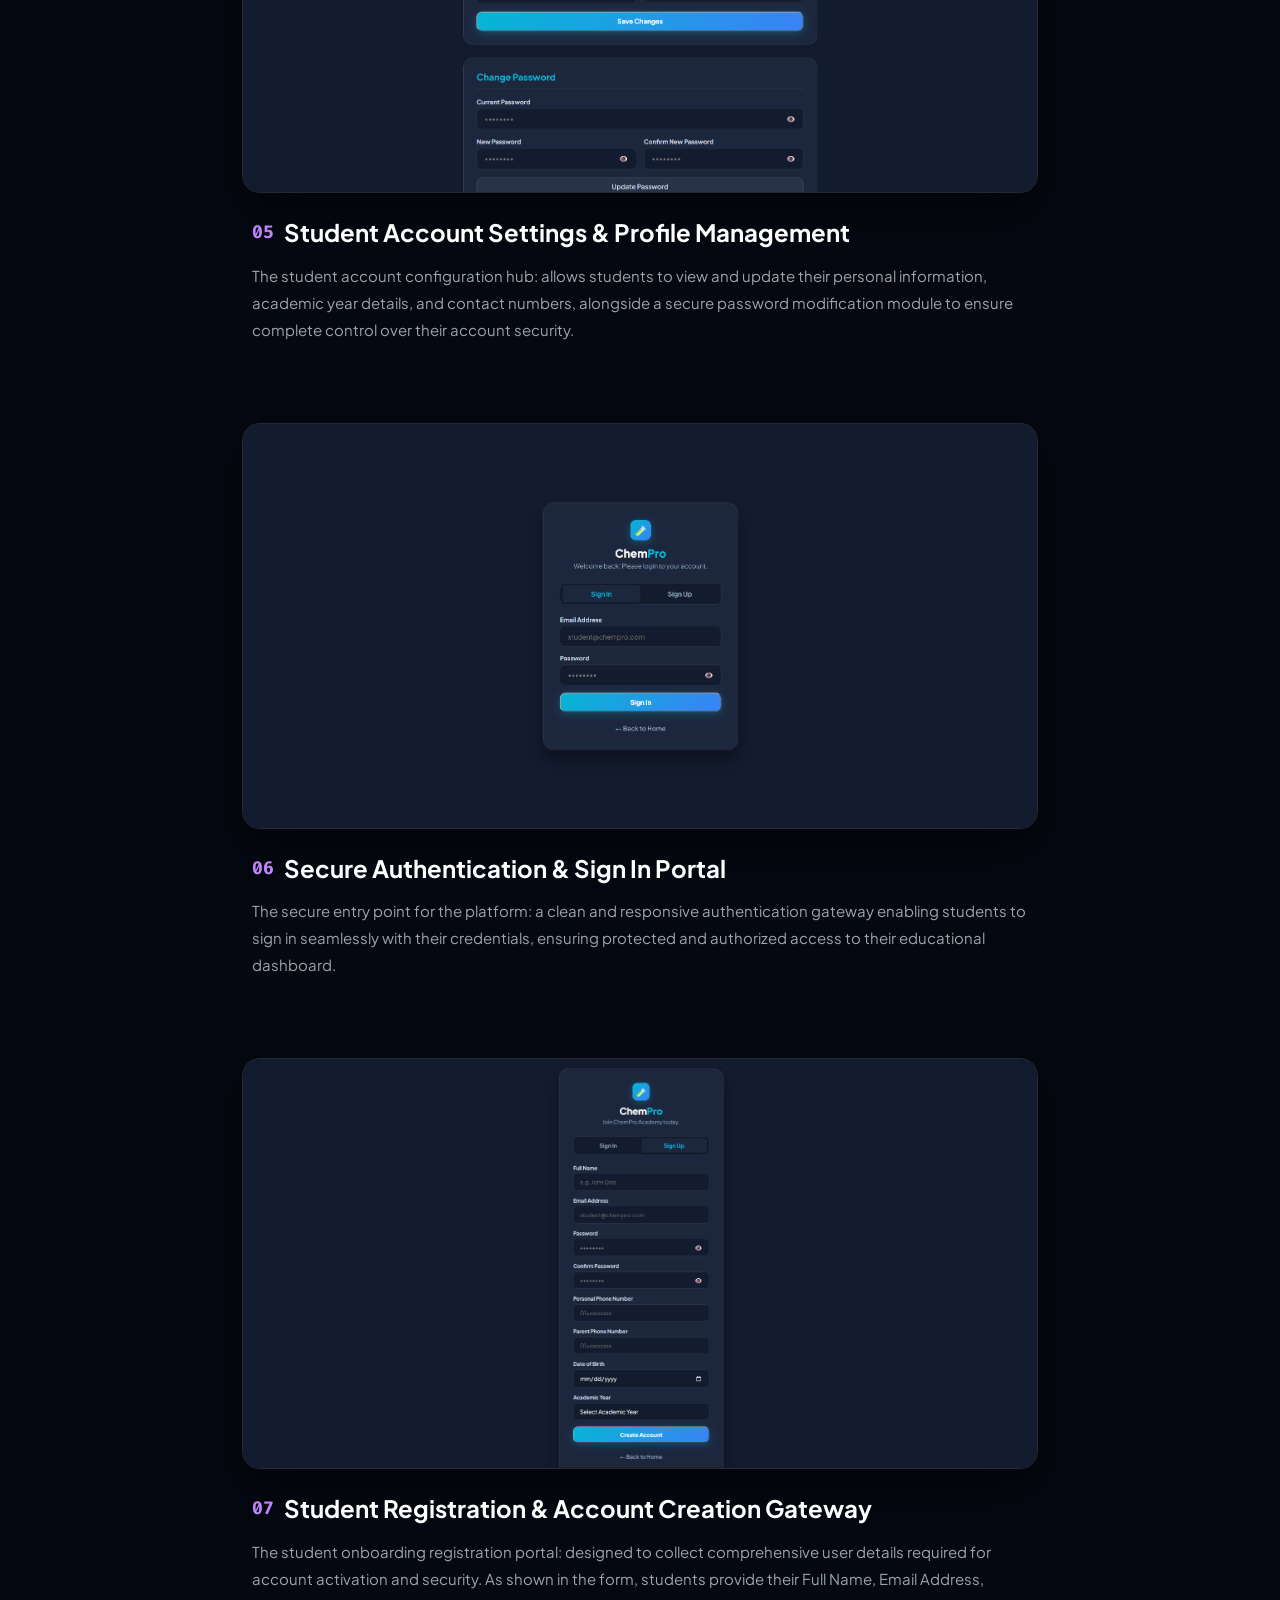
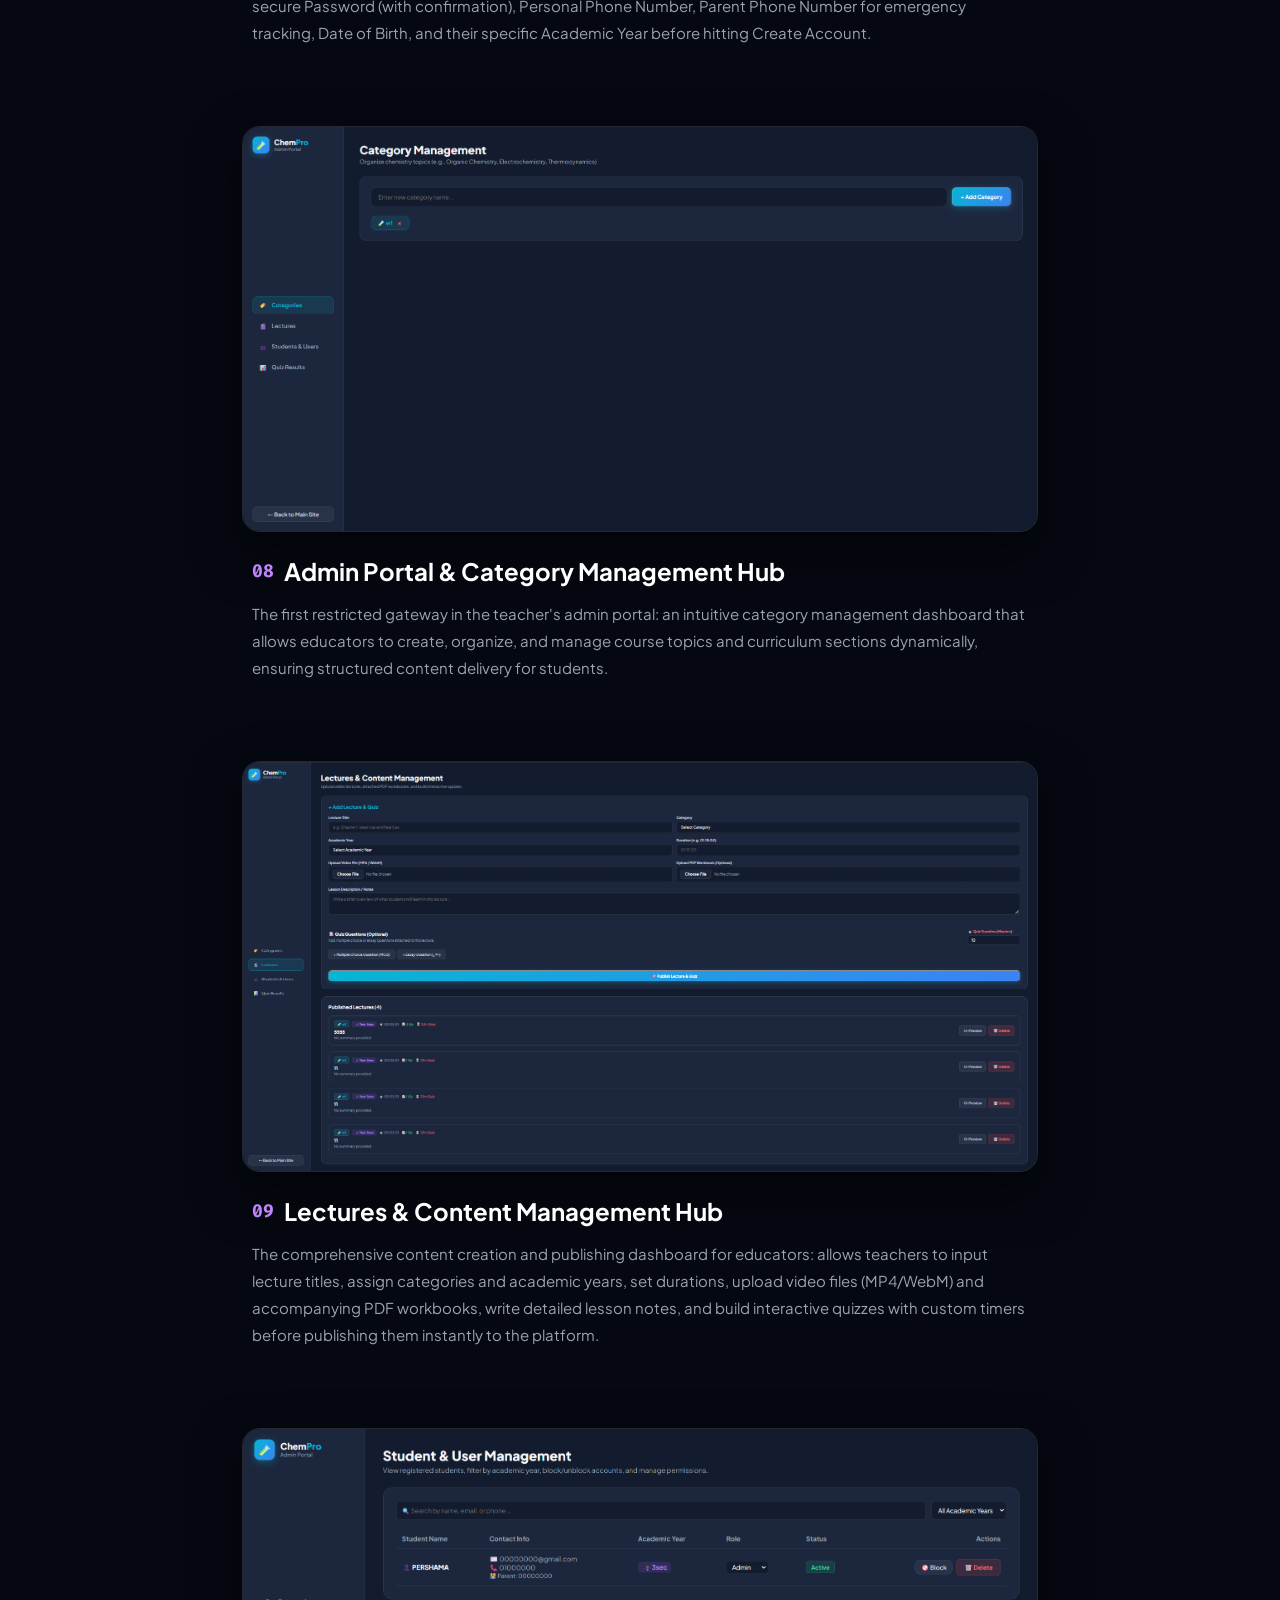
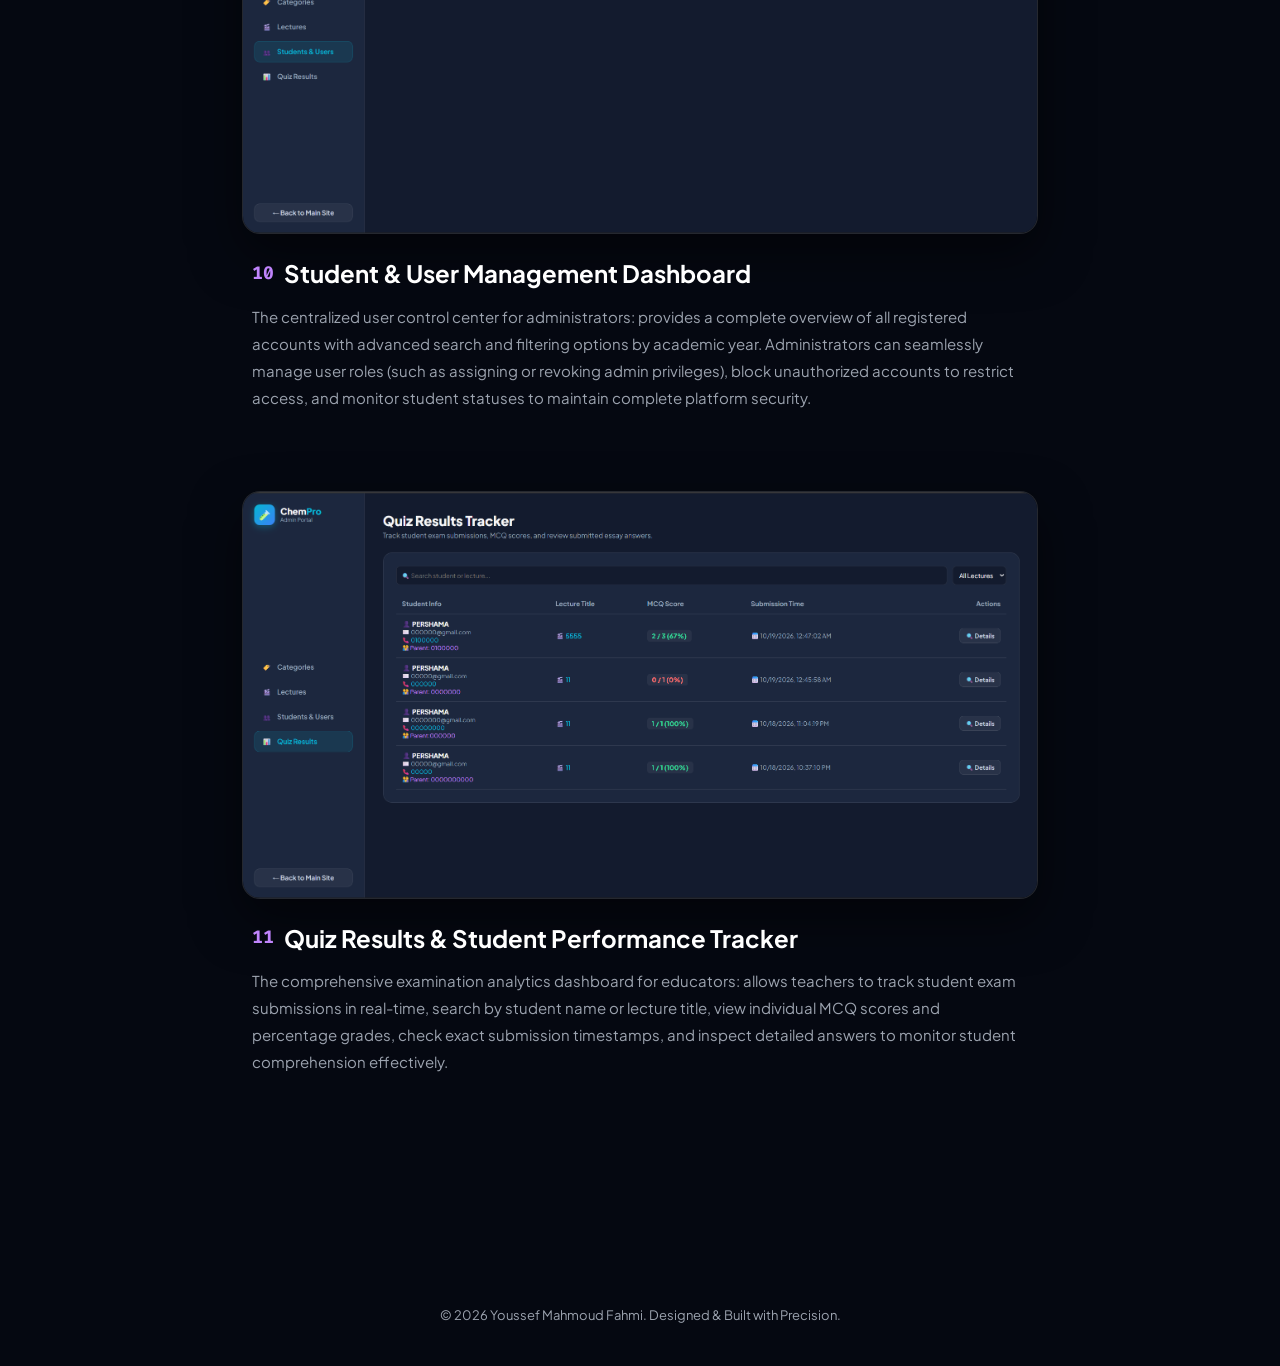
<file: project-lms.html>
<!DOCTYPE html>
<html lang="en">
<head>
  <meta charset="UTF-8">
  <meta name="viewport" content="width=device-width, initial-scale=1.0">
  <title>Educational LMS Platform - Case Study | PERSHAMA</title>
  
  <!-- Google Fonts -->
  <link rel="preconnect" href="https://fonts.googleapis.com">
  <link rel="preconnect" href="https://fonts.gstatic.com" crossorigin>
  <link href="https://fonts.googleapis.com/css2?family=Fira+Code:wght@400;500;600&family=Plus+Jakarta+Sans:wght@300;400;500;600;700;800&display=swap" rel="stylesheet">
  <link rel="stylesheet" href="style.css">
  
  <style>
    .case-study-section {
      padding: 60px 8%;
      max-width: 1000px;
      margin: 0 auto;
    }
    .case-header {
      margin-bottom: 60px;
      text-align: center;
    }
    .case-header h1 {
      font-size: 42px;
      font-weight: 800;
      color: #fff;
      margin-bottom: 15px;
    }
    .case-meta {
      display: flex;
      justify-content: center;
      gap: 15px;
      flex-wrap: wrap;
      margin-top: 20px;
    }
    .case-meta span {
      background: rgba(124, 58, 237, 0.15);
      color: var(--purple-light);
      padding: 6px 14px;
      border-radius: 8px;
      font-size: 13px;
      font-family: var(--font-mono);
      border: 1px solid rgba(124, 58, 237, 0.3);
    }

    /* نظام العرض السينمائي الرأسي (صور كبيرة منفصلة عن النصوص) */
    .showcase-container {
      display: flex;
      flex-direction: column;
      gap: 80px;
    }

    .showcase-item {
      display: flex;
      flex-direction: column;
      gap: 20px;
    }

    /* إطار الصورة الكبيرة */
    .showcase-img-box {
      width: 100%;
      border-radius: 18px;
      overflow: hidden;
      border: 1px solid rgba(255, 255, 255, 0.12);
      background: #070a12;
      box-shadow: 0 20px 50px rgba(0, 0, 0, 0.5);
      transition: transform 0.4s ease, border-color 0.4s ease;
    }

    .showcase-img-box:hover {
      transform: scale(1.01);
      border-color: rgba(192, 132, 252, 0.4);
    }

    .showcase-img-box img {
      width: 100%;
      height: auto;
      display: block;
      object-fit: cover;
    }

    /* قسم العنوان والوصف غير الملتصق بالصورة */
    .showcase-content-box {
      padding: 0 10px;
    }

    .showcase-content-box h3 {
      font-size: 24px;
      color: #fff;
      font-weight: 700;
      margin-bottom: 10px;
      display: flex;
      align-items: center;
      gap: 10px;
    }

    .showcase-content-box h3 span {
      color: var(--purple-light);
      font-family: var(--font-mono);
      font-size: 18px;
    }

    .showcase-content-box p {
      color: var(--text-muted);
      font-size: 15px;
      line-height: 1.8;
      max-width: 900px;
    }

    @media (max-width: 768px) {
      .case-study-section {
        padding: 40px 5%;
      }
      .case-header h1 {
        font-size: 32px;
      }
      .showcase-content-box h3 {
        font-size: 20px;
      }
    }
  </style>
</head>
<body>

  <!-- Background Animated Neon Blobs -->
  <div class="blob-bg blob-1"></div>
  <div class="blob-bg blob-2"></div>

  <!-- Header / Navbar -->
  <header class="navbar">
    <div class="logo">
      <span class="logo-icon">&lt;/&gt;</span>
      <span>Youssef Mahmoud</span>
    </div>
    
    <nav class="nav-links">
      <a href="index.html">Home</a>
      <a href="index.html#about">About</a>
      <a href="index.html#skills">Tech Stack</a>
      <a href="index.html#projects">Work</a>
      <a href="contact.html">Contact</a>
    </nav>

    <a href="index.html#projects" class="btn btn-outline">&larr; Back to Portfolio</a>
  </header>

  <!-- Main Case Study Content -->
  <section class="case-study-section">
    <div class="case-header">
      <span class="section-badge">CASE STUDY</span>
      <h1 id="projectTitle">ChemPro Academy LMS & Web Viewer</h1>
      <p style="color: var(--text-muted); font-size: 15px; max-width: 800px; margin: 15px auto 0 auto; line-height: 1.7;">
        A high-performance educational platform designed for online learning. Featuring custom video player controls, dynamic course management, security watermarking, and interactive student evaluation tools.
      </p>
      
      <div class="case-meta">
        <span>JavaScript</span>
        <span>Node.js</span>
        <span>Database : mongodb</span>
      </div>
    </div>

    <!-- نظام العرض الرأسي الكبير (مخصص لمنصة المدرس / LMS) -->
    <div class="showcase-container">
      
      <!-- عنصر 1 -->
      <div class="showcase-item">
        <div class="showcase-img-box">
          <img src="img/3.png" alt="Student Dashboard & Landing">
        </div>
        <div class="showcase-content-box">
          <h3><span>01</span> Student Landing & Dashboard Overview</h3>
          <p>Designed a clean, engaging student dashboard providing quick access to active courses, lecture progress tracking, and upcoming assignments with zero visual clutter.</p>
        </div>
      </div>

      <!-- عنصر 2 -->
      <div class="showcase-item">
        <div class="showcase-img-box">
          <img src="img/S1.png" alt="Custom Video Player">
        </div>
        <div class="showcase-content-box">
          <h3><span>02</span> Course Catalog & Lecture Exploration</h3>
          <p>The main student discovery hub: a clean, organized layout showcasing available lectures and categorized topics. Designed for intuitive navigation, students can effortlessly browse through subjects, check lecture durations, and launch learning sessions instantly.</p>
        </div>
      </div>

      <!-- عنصر 3 -->
      <div class="showcase-item">
        <div class="showcase-img-box">
          <img src="img/S2.png" alt="Interactive Quiz Module">
        </div>
        <div class="showcase-content-box">
          <h3><span>03</span> Secure Video Lecture & Student Watermarking System</h3>
          <p>The core lecture view page, engineered with advanced security features including dynamic student identification watermarking embedded directly on the video player to prevent screen recording and content piracy. It also integrates comprehensive lecture descriptions, downloadable study materials, and direct access to associated quizzes.</p>
        </div>
      </div>

      <!-- عنصر 4 -->
      <div class="showcase-item">
        <div class="showcase-img-box">
          <img src="img/S3.png" alt="Teacher Admin Dashboard">
        </div>
        <div class="showcase-content-box">
          <h3><span>04</span> Interactive Quiz & Automated Evaluation System</h3>
          <p>The interactive student assessment module: displays real-time auto-grading and answer evaluation for lecture quizzes. Students instantly receive their final score, visual markers for correct and incorrect answers, and a detailed breakdown to reinforce learning and track comprehension.</p>
        </div>
      </div>

            <!-- عنصر 4 -->
      <div class="showcase-item">
        <div class="showcase-img-box">
          <img src="img/S4.png" alt="Teacher Admin Dashboard">
        </div>
        <div class="showcase-content-box">
          <h3><span>05</span> Student Account Settings & Profile Management</h3>
          <p>The student account configuration hub: allows students to view and update their personal information, academic year details, and contact numbers, alongside a secure password modification module to ensure complete control over their account security.</p>
        </div>
      </div>

            <!-- عنصر 4 -->
      <div class="showcase-item">
        <div class="showcase-img-box">
          <img src="img/S5.png" alt="Teacher Admin Dashboard">
        </div>
        <div class="showcase-content-box">
          <h3><span>06</span> Secure Authentication & Sign In Portal</h3>
          <p>The secure entry point for the platform: a clean and responsive authentication gateway enabling students to sign in seamlessly with their credentials, ensuring protected and authorized access to their educational dashboard.</p>
        </div>
      </div>

            <!-- عنصر 4 -->
      <div class="showcase-item">
        <div class="showcase-img-box">
          <img src="img/S6.png" alt="Teacher Admin Dashboard">
        </div>
        <div class="showcase-content-box">
          <h3><span>07</span> Student Registration & Account Creation Gateway</h3>
          <p>The student onboarding registration portal: designed to collect comprehensive user details required for account activation and security. As shown in the form, students provide their Full Name, Email Address, secure Password (with confirmation), Personal Phone Number, Parent Phone Number for emergency tracking, Date of Birth, and their specific Academic Year before hitting Create Account.</p>
        </div>
      </div>

            <!-- عنصر 4 -->
      <div class="showcase-item">
        <div class="showcase-img-box">
          <img src="img/S7.png" alt="Teacher Admin Dashboard">
        </div>
        <div class="showcase-content-box">
          <h3><span>08</span> Admin Portal & Category Management Hub</h3>
          <p>The first restricted gateway in the teacher's admin portal: an intuitive category management dashboard that allows educators to create, organize, and manage course topics and curriculum sections dynamically, ensuring structured content delivery for students.</p>
        </div>
      </div>

            <!-- عنصر 4 -->
      <div class="showcase-item">
        <div class="showcase-img-box">
          <img src="img/S8.png" alt="Teacher Admin Dashboard">
        </div>
        <div class="showcase-content-box">
          <h3><span>09</span> Lectures & Content Management Hub</h3>
          <p>The comprehensive content creation and publishing dashboard for educators: allows teachers to input lecture titles, assign categories and academic years, set durations, upload video files (MP4/WebM) and accompanying PDF workbooks, write detailed lesson notes, and build interactive quizzes with custom timers before publishing them instantly to the platform.</p>
        </div>
      </div>

            <!-- عنصر 4 -->
      <div class="showcase-item">
        <div class="showcase-img-box">
          <img src="img/S9.png" alt="Teacher Admin Dashboard">
        </div>
        <div class="showcase-content-box">
          <h3><span>10</span> Student & User Management Dashboard</h3>
          <p>The centralized user control center for administrators: provides a complete overview of all registered accounts with advanced search and filtering options by academic year. Administrators can seamlessly manage user roles (such as assigning or revoking admin privileges), block unauthorized accounts to restrict access, and monitor student statuses to maintain complete platform security.</p>
        </div>
      </div>

            <!-- عنصر 4 -->
      <div class="showcase-item">
        <div class="showcase-img-box">
          <img src="img/S10.png" alt="Teacher Admin Dashboard">
        </div>
        <div class="showcase-content-box">
          <h3><span>11</span> Quiz Results & Student Performance Tracker</h3>
          <p>The comprehensive examination analytics dashboard for educators: allows teachers to track student exam submissions in real-time, search by student name or lecture title, view individual MCQ scores and percentage grades, check exact submission timestamps, and inspect detailed answers to monitor student comprehension effectively.</p>
        </div>
      </div>

    </div>
  </section>

  <!-- Footer -->
  <footer class="footer">
    <div class="footer-copyright">
      <p>&copy; 2026 Youssef Mahmoud Fahmi. Designed & Built with Precision.</p>
    </div>
  </footer>

</body>
</html>
</file>
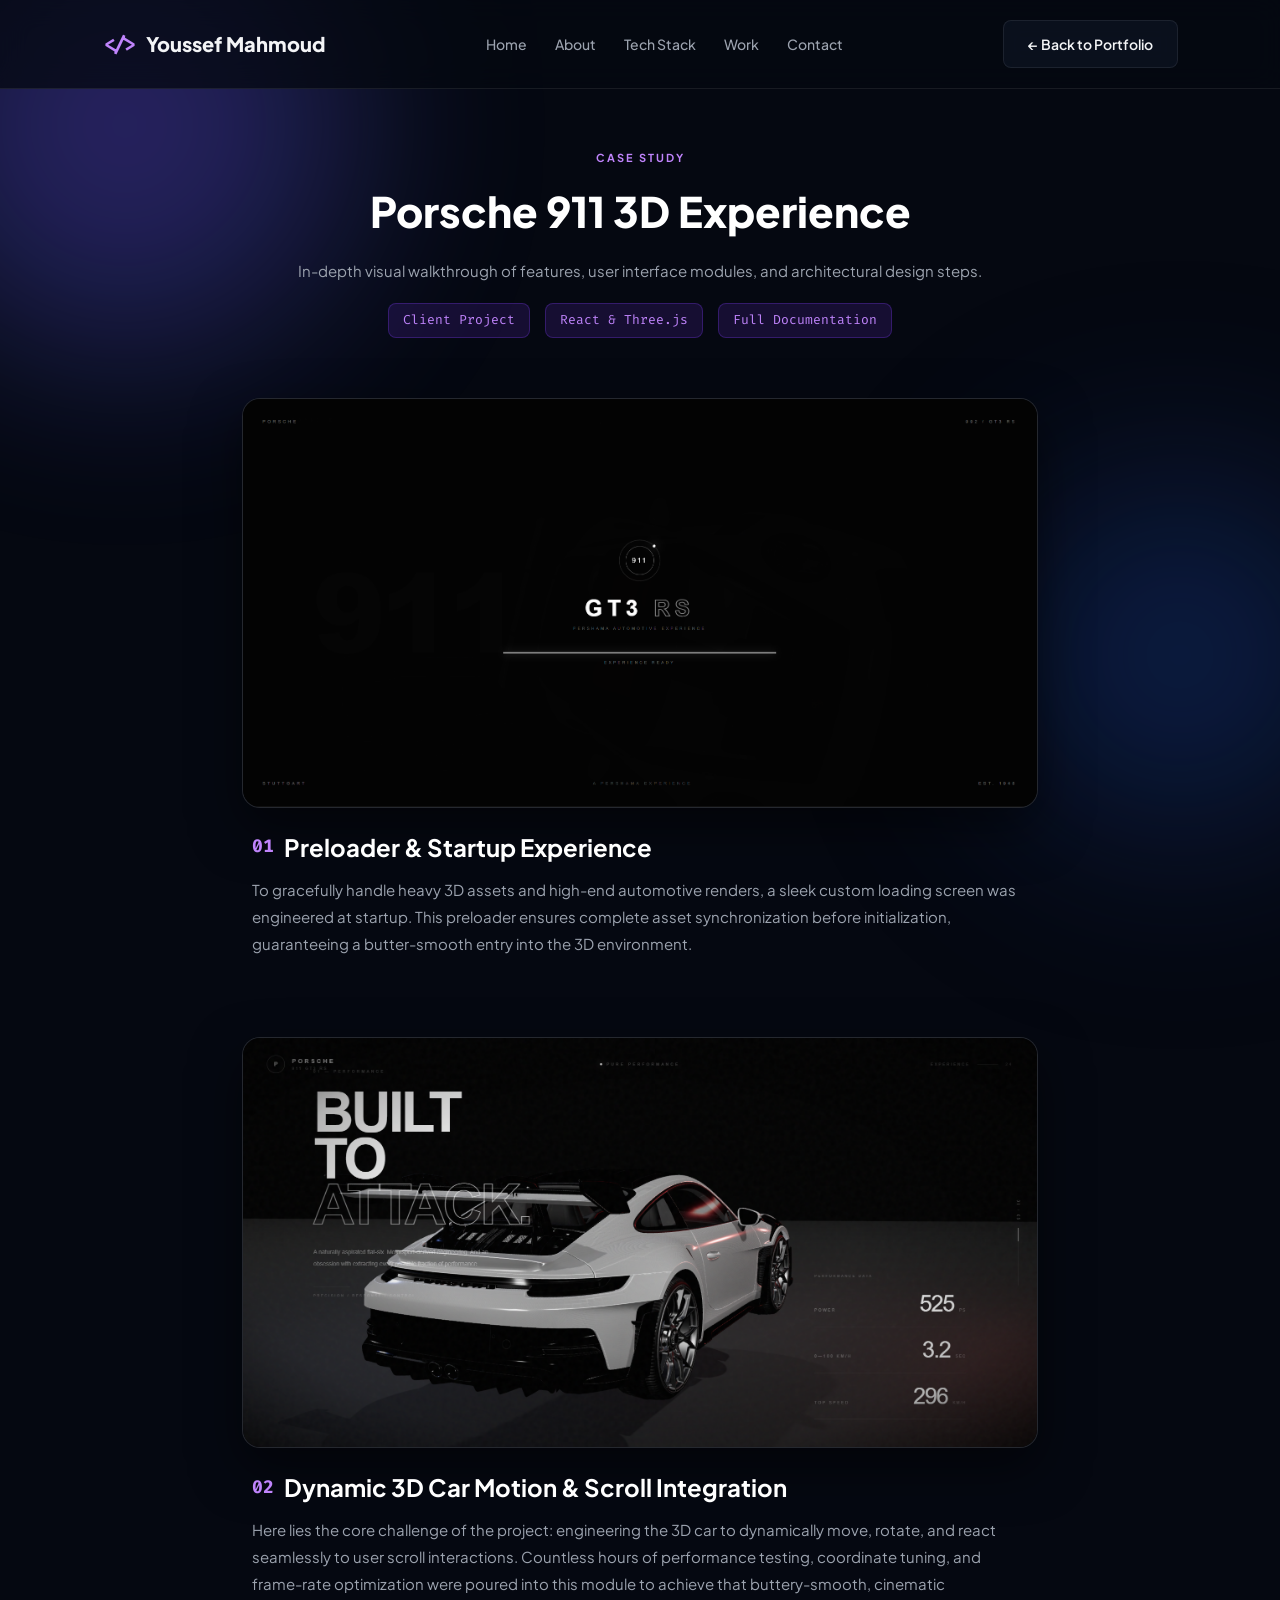
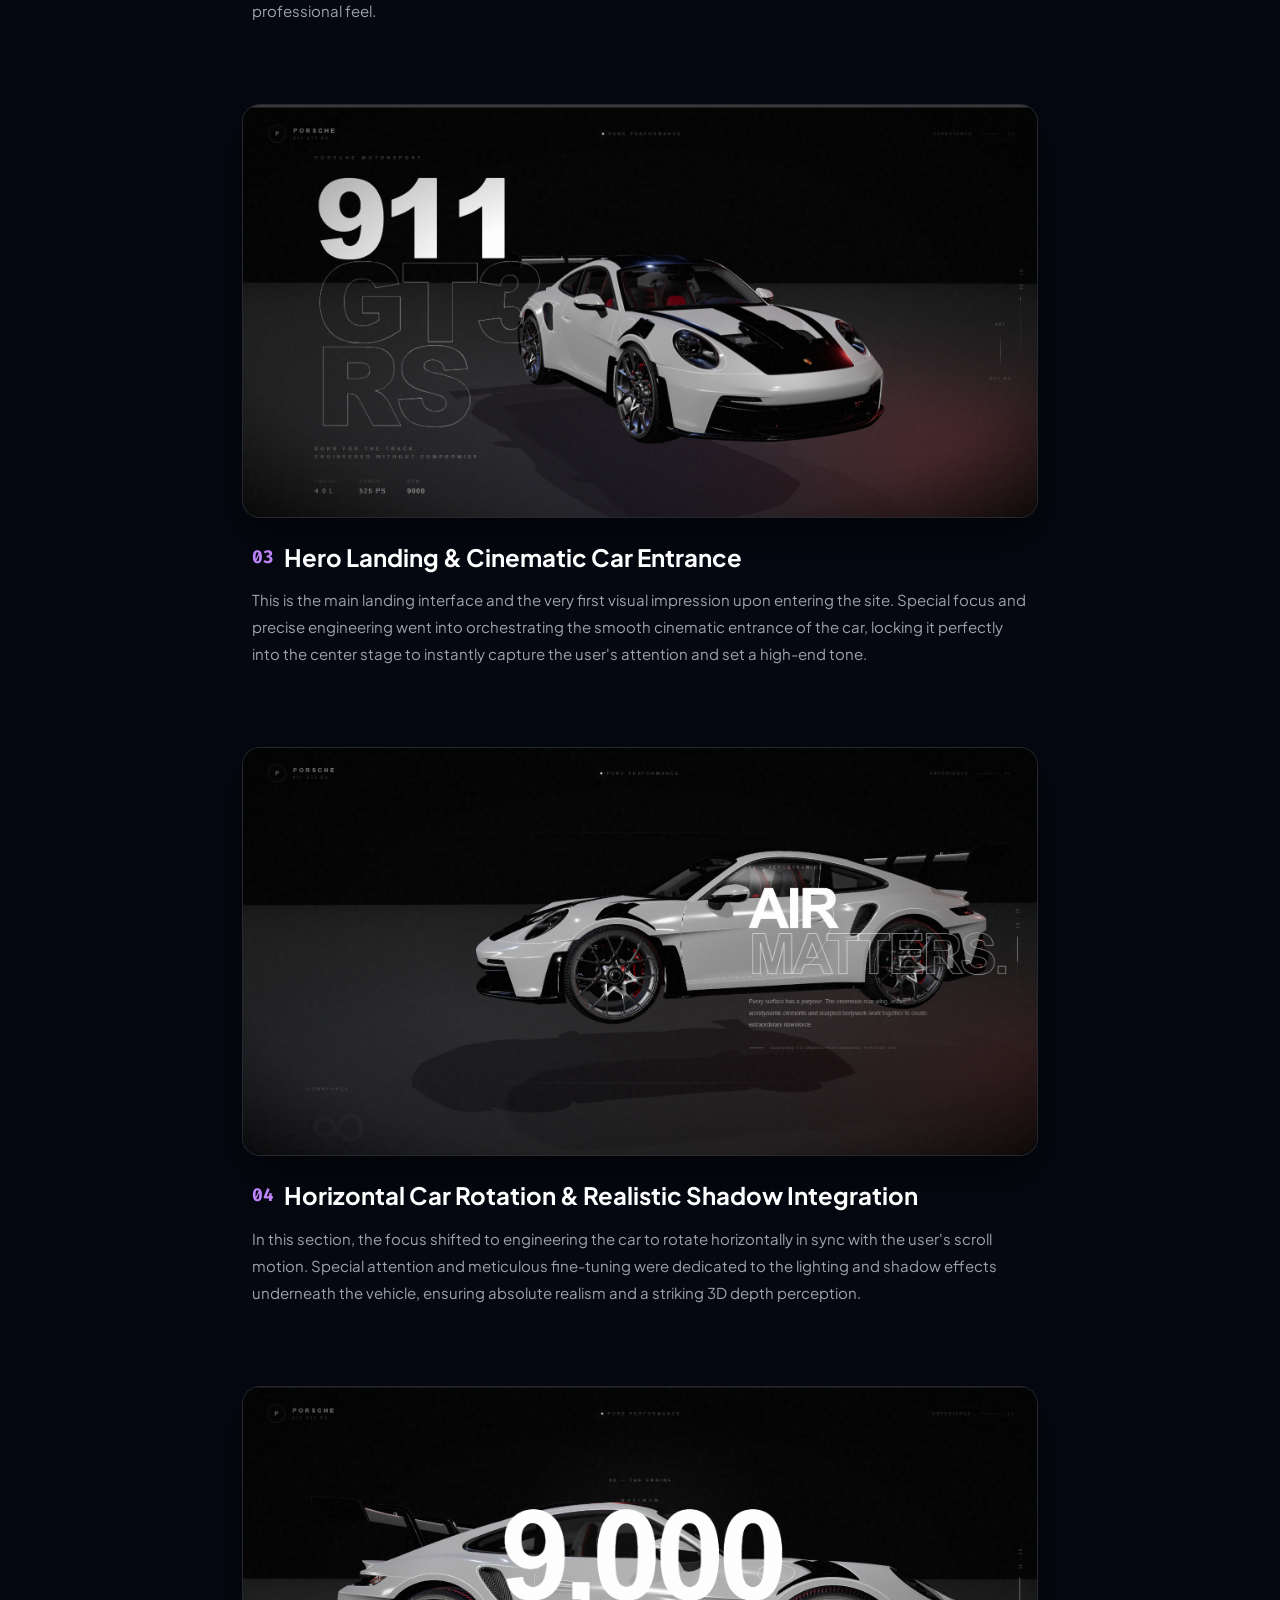
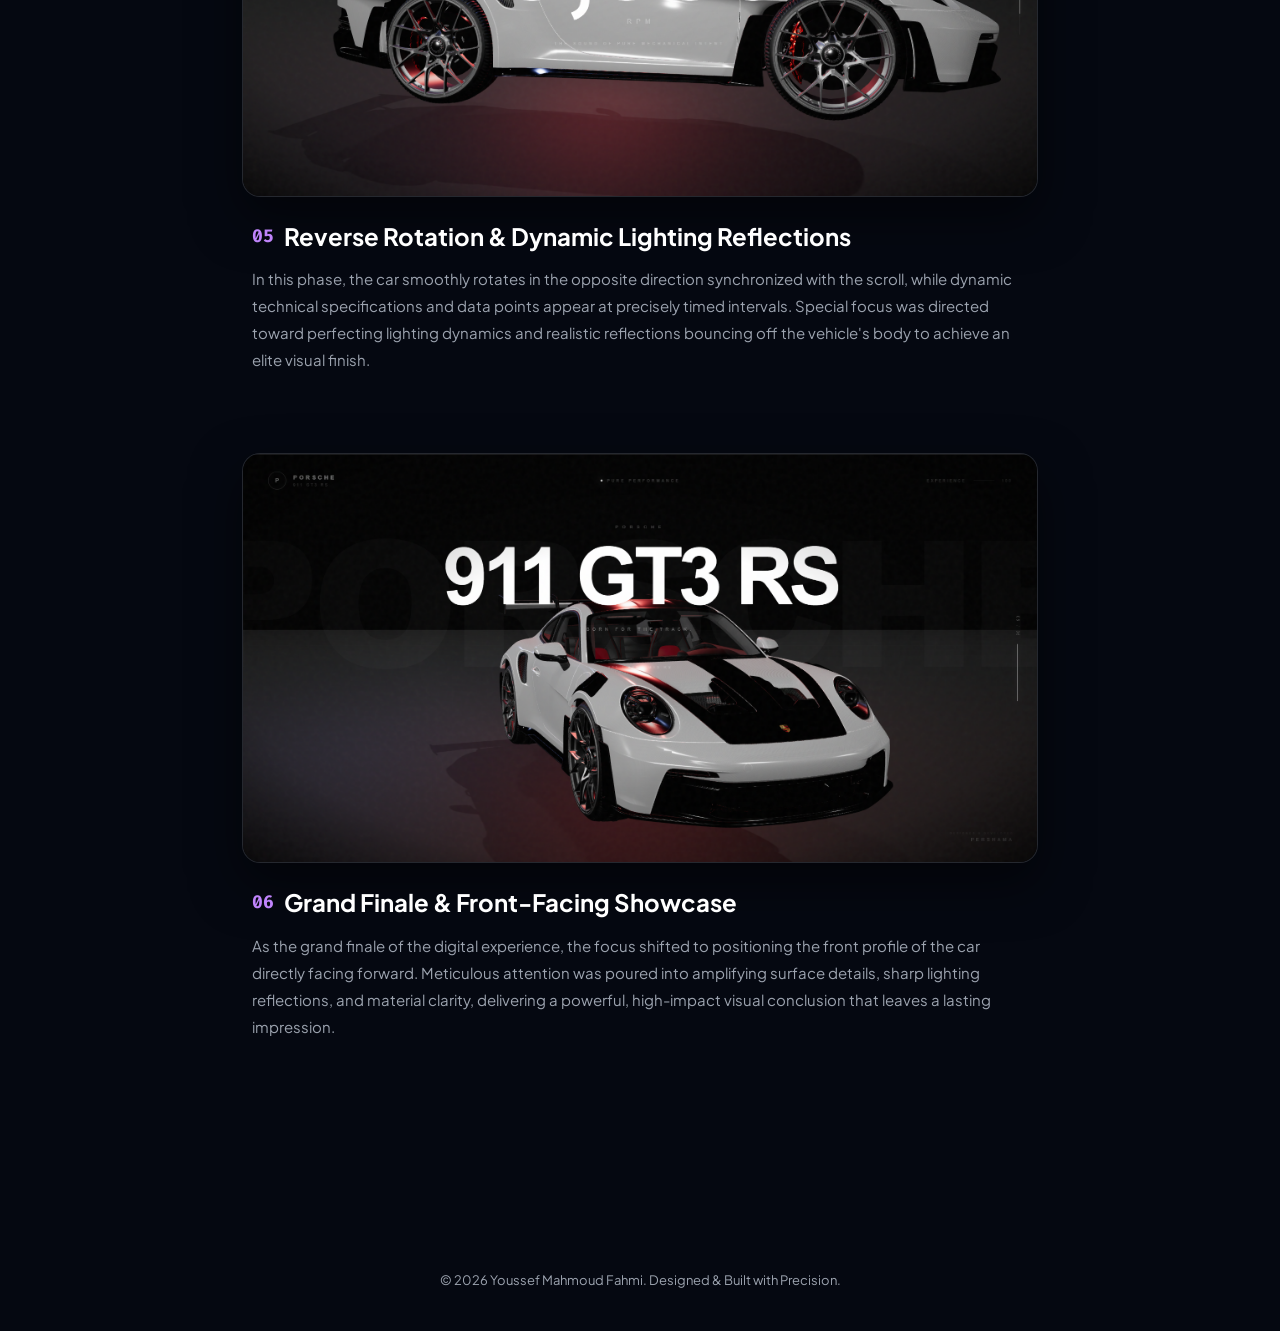
<file: project-porsche.html>
<!DOCTYPE html>
<html lang="en">
<head>
  <meta charset="UTF-8">
  <meta name="viewport" content="width=device-width, initial-scale=1.0">
  <title>Project Case Study - PERSHAMA</title>
  
  <!-- Google Fonts -->
  <link rel="preconnect" href="https://fonts.googleapis.com">
  <link rel="preconnect" href="https://fonts.gstatic.com" crossorigin>
  <link href="https://fonts.googleapis.com/css2?family=Fira+Code:wght@400;500;600&family=Plus+Jakarta+Sans:wght@300;400;500;600;700;800&display=swap" rel="stylesheet">
  <link rel="stylesheet" href="style.css">
  
  <style>
    .case-study-section {
      padding: 60px 8%;
      max-width: 1000px;
      margin: 0 auto;
    }
    .case-header {
      margin-bottom: 60px;
      text-align: center;
    }
    .case-header h1 {
      font-size: 42px;
      font-weight: 800;
      color: #fff;
      margin-bottom: 15px;
    }
    .case-meta {
      display: flex;
      justify-content: center;
      gap: 15px;
      flex-wrap: wrap;
      margin-top: 20px;
    }
    .case-meta span {
      background: rgba(124, 58, 237, 0.15);
      color: var(--purple-light);
      padding: 6px 14px;
      border-radius: 8px;
      font-size: 13px;
      font-family: var(--font-mono);
      border: 1px solid rgba(124, 58, 237, 0.3);
    }

    /* نظام العرض السينمائي الرأسي (صور كبيرة منفصلة عن النصوص) */
    .showcase-container {
      display: flex;
      flex-direction: column;
      gap: 80px; /* مسافة كبيرة وفواصل مريحة بين كل صورة والثانية */
    }

    .showcase-item {
      display: flex;
      flex-direction: column;
      gap: 20px;
    }

    /* إطار الصورة الكبيرة */
    .showcase-img-box {
      width: 100%;
      border-radius: 18px;
      overflow: hidden;
      border: 1px solid rgba(255, 255, 255, 0.12);
      background: #070a12;
      box-shadow: 0 20px 50px rgba(0, 0, 0, 0.5);
      transition: transform 0.4s ease, border-color 0.4s ease;
    }

    .showcase-img-box:hover {
      transform: scale(1.01);
      border-color: rgba(192, 132, 252, 0.4);
    }

    .showcase-img-box img {
      width: 100%;
      height: auto;
      display: block;
      object-fit: cover;
    }

    /* قسم العنوان والوصف غير الملتصق بالصورة */
    .showcase-content-box {
      padding: 0 10px;
    }

    .showcase-content-box h3 {
      font-size: 24px;
      color: #fff;
      font-weight: 700;
      margin-bottom: 10px;
      display: flex;
      align-items: center;
      gap: 10px;
    }

    .showcase-content-box h3 span {
      color: var(--purple-light);
      font-family: var(--font-mono);
      font-size: 18px;
    }

    .showcase-content-box p {
      color: var(--text-muted);
      font-size: 15px;
      line-height: 1.8;
      max-width: 900px;
    }

    @media (max-width: 768px) {
      .case-study-section {
        padding: 40px 5%;
      }
      .case-header h1 {
        font-size: 32px;
      }
      .showcase-content-box h3 {
        font-size: 20px;
      }
    }
  </style>
</head>
<body>

  <!-- Background Animated Neon Blobs -->
  <div class="blob-bg blob-1"></div>
  <div class="blob-bg blob-2"></div>

  <!-- Header / Navbar -->
  <header class="navbar">
    <div class="logo">
      <span class="logo-icon">&lt;/&gt;</span>
      <span>Youssef Mahmoud</span>
    </div>
    
    <nav class="nav-links">
      <a href="index.html">Home</a>
      <a href="index.html#about">About</a>
      <a href="index.html#skills">Tech Stack</a>
      <a href="index.html#projects">Work</a>
      <a href="contact.html">Contact</a>
    </nav>

    <a href="index.html#projects" class="btn btn-outline">&larr; Back to Portfolio</a>
  </header>

  <!-- Main Case Study Content -->
  <section class="case-study-section">
    <div class="case-header">
      <span class="section-badge">CASE STUDY</span>
      <h1 id="projectTitle">Porsche 911 3D Experience</h1>
      <p style="color: var(--text-muted); font-size: 15px; max-width: 700px; margin: 0 auto;">In-depth visual walkthrough of features, user interface modules, and architectural design steps.</p>
      
      <div class="case-meta">
        <span>Client Project</span>
        <span>React & Three.js</span>
        <span>Full Documentation</span>
      </div>
    </div>

    <!-- نظام العرض الرأسي الكبير (تقدر تضيف هنا حتى 10 صور أو أكثر براحتك) -->
    <div class="showcase-container">
      
      <!-- عنصر 1 -->
      <div class="showcase-item">
        <div class="showcase-img-box">
          <img src="img/p2.png" alt="Screenshot 1">
        </div>
        <div class="showcase-content-box">
          <h3><span>01</span> Preloader & Startup Experience</h3>
          <p>To gracefully handle heavy 3D assets and high-end automotive renders, a sleek custom loading screen was engineered at startup. This preloader ensures complete asset synchronization before initialization, guaranteeing a butter-smooth entry into the 3D environment.</p>
        </div>
      </div>

      <!-- عنصر 2 -->
      <div class="showcase-item">
        <div class="showcase-img-box">
          <img src="img/1.png" alt="Screenshot 2">
        </div>
        <div class="showcase-content-box">
          <h3><span>02</span> Dynamic 3D Car Motion & Scroll Integration</h3>
<p>Here lies the core challenge of the project: engineering the 3D car to dynamically move, rotate, and react seamlessly to user scroll interactions. Countless hours of performance testing, coordinate tuning, and frame-rate optimization were poured into this module to achieve that buttery-smooth, cinematic professional feel.</p>
        </div>
      </div>

      <!-- عنصر 3 -->
      <div class="showcase-item">
        <div class="showcase-img-box">
          <img src="img/p3.png" alt="Screenshot 3">
        </div>
        <div class="showcase-content-box">
          <h3><span>03</span> Hero Landing & Cinematic Car Entrance</h3>
          <p>This is the main landing interface and the very first visual impression upon entering the site. Special focus and precise engineering went into orchestrating the smooth cinematic entrance of the car, locking it perfectly into the center stage to instantly capture the user's attention and set a high-end tone.</p>
        </div>
      </div>

      <!-- عنصر 4 (تقدر تنسخ البلوكاية دي وتزود منها زي ما انت عايز لحد 10 صور أو أكتر) -->
      <div class="showcase-item">
        <div class="showcase-img-box">
          <img src="img/p4.png" alt="Screenshot 4">
        </div>
        <div class="showcase-content-box">
          <h3><span>04</span> Horizontal Car Rotation & Realistic Shadow Integration</h3>
          <p>In this section, the focus shifted to engineering the car to rotate horizontally in sync with the user's scroll motion. Special attention and meticulous fine-tuning were dedicated to the lighting and shadow effects underneath the vehicle, ensuring absolute realism and a striking 3D depth perception.</p>
        </div>
      </div>


      <div class="showcase-item">
        <div class="showcase-img-box">
          <img src="img/p5.png" alt="Screenshot 4">
        </div>
        <div class="showcase-content-box">
          <h3><span>05</span> Reverse Rotation & Dynamic Lighting Reflections</h3>
          <p>In this phase, the car smoothly rotates in the opposite direction synchronized with the scroll, while dynamic technical specifications and data points appear at precisely timed intervals. Special focus was directed toward perfecting lighting dynamics and realistic reflections bouncing off the vehicle's body to achieve an elite visual finish.</p>
        </div>
      </div>

      <div class="showcase-item">
        <div class="showcase-img-box">
          <img src="img/p6.png" alt="Screenshot 4">
        </div>
        <div class="showcase-content-box">
          <h3><span>06</span> Grand Finale & Front-Facing Showcase</h3>
          <p>As the grand finale of the digital experience, the focus shifted to positioning the front profile of the car directly facing forward. Meticulous attention was poured into amplifying surface details, sharp lighting reflections, and material clarity, delivering a powerful, high-impact visual conclusion that leaves a lasting impression.</p>
        </div>
      </div>

    </div>
  </section>

  <!-- Footer -->
  <footer class="footer">
    <div class="footer-copyright">
      <p>&copy; 2026 Youssef Mahmoud Fahmi. Designed & Built with Precision.</p>
    </div>
  </footer>

</body>
</html>
</file>
<file: style.css>
/* ==========================================================
   1. ROOT VARIABLES & GLOBAL STYLES
   ========================================================== */
:root {
  --bg-dark: #050811;
  --card-bg: rgba(15, 22, 38, 0.65);
  --drawer-bg: #0b101d;
  --purple: #7c3aed;
  --purple-light: #c084fc;
  --purple-glow: #8b5cf6;
  --text-primary: #f3f4f6;
  --text-muted: #9ca3af;
  --border: rgba(255, 255, 255, 0.08);
  --font-sans: 'Plus Jakarta Sans', sans-serif;
  --font-mono: 'Fira Code', monospace;
}

* {
  margin: 0;
  padding: 0;
  box-sizing: border-box;
}

html {
  scroll-behavior: smooth;
}

body {
  background-color: var(--bg-dark);
  color: var(--text-primary);
  font-family: var(--font-sans);
  line-height: 1.6;
  overflow-x: hidden;
  position: relative;
}

/* Crystal Glassmorphism Utility */
.crystal-glass {
  background: rgba(17, 25, 45, 0.5) !important;
  backdrop-filter: blur(16px) saturate(180%) !important;
  -webkit-backdrop-filter: blur(16px) saturate(180%) !important;
  border: 1px solid rgba(255, 255, 255, 0.12) !important;
}

/* ==========================================================
   2. BACKGROUND BLOBS & PROGRESS LINE
   ========================================================== */
.blob-bg {
  position: fixed;
  border-radius: 50%;
  filter: blur(100px);
  z-index: -1;
  opacity: 0.35;
  animation: blobFloat 14s infinite ease-in-out alternate;
}

.blob-1 {
  width: 450px;
  height: 450px;
  background: radial-gradient(circle, #7c3aed, #3b82f6);
  top: -100px;
  left: -100px;
}

.blob-2 {
  width: 400px;
  height: 400px;
  background: radial-gradient(circle, #2563eb, #050811);
  bottom: 5%;
  right: -100px;
  animation-delay: -7s;
}

@keyframes blobFloat {
  0% { transform: translate(0, 0) scale(1); }
  50% { transform: translate(70px, 50px) scale(1.1); }
  100% { transform: translate(-40px, 90px) scale(0.95); }
}

.scroll-progress-bar {
  position: fixed;
  top: 0;
  left: 0;
  height: 4px;
  background: linear-gradient(90deg, #7c3aed, #c084fc, #38bdf8);
  width: 0%;
  z-index: 9999;
  box-shadow: 0 0 12px #7c3aed;
}

/* ==========================================================
   3. NAVBAR & BUTTONS
   ========================================================== */
.navbar {
  display: flex; 
  justify-content: space-between; 
  align-items: center; 
  padding: 20px 8%;
  position: sticky; 
  top: 0; 
  background: rgba(5, 8, 17, 0.75); 
  backdrop-filter: blur(14px);
  border-bottom: 1px solid var(--border); 
  z-index: 100;
}

.logo { 
  font-weight: 800; 
  font-size: 20px; 
  display: flex; 
  align-items: center; 
  gap: 8px; 
}

.logo-icon { 
  color: var(--purple-light); 
  font-family: var(--font-mono); 
}

.nav-links { 
  display: flex; 
  gap: 28px; 
}

.nav-links a { 
  color: var(--text-muted); 
  text-decoration: none; 
  font-size: 14px; 
  font-weight: 500; 
  transition: color 0.2s; 
}

.nav-links a:hover, .nav-links a.active { 
  color: var(--text-primary); 
}

.btn {
  display: inline-flex; 
  align-items: center; 
  gap: 8px; 
  padding: 12px 24px; 
  border-radius: 8px;
  font-weight: 600; 
  font-size: 14px; 
  text-decoration: none; 
  transition: all 0.25s; 
  cursor: pointer;
  border: none;
}

.btn-purple { 
  background: var(--purple); 
  color: white; 
  box-shadow: 0 4px 20px rgba(124, 58, 237, 0.35); 
}

.btn-purple:hover { 
  background: #6d28d9; 
  transform: translateY(-3px); 
  box-shadow: 0 8px 25px rgba(124, 58, 237, 0.5); 
}

.btn-outline { 
  background: var(--card-bg); 
  color: var(--text-primary); 
  border: 1px solid var(--border); 
  backdrop-filter: blur(10px); 
}

.btn-outline:hover { 
  border-color: var(--purple-light); 
  transform: translateY(-3px); 
}

.pulse-btn {
  animation: pulseGlow 2.5s infinite ease-in-out;
}

@keyframes pulseGlow {
  0%, 100% { box-shadow: 0 0 15px rgba(124, 58, 237, 0.4); }
  50% { box-shadow: 0 0 28px rgba(124, 58, 237, 0.8); }
}

/* ==========================================================
   4. HERO SECTION & 3D PARALLAX
   ========================================================== */
.hero { 
  display: grid; 
  grid-template-columns: 1.2fr 1fr; 
  padding: 80px 8%; 
  gap: 60px; 
  align-items: center; 
  min-height: calc(100vh - 80px); 
}

.badge { 
  display: inline-block; 
  background: rgba(124, 58, 237, 0.15); 
  color: var(--purple-light); 
  padding: 6px 14px; 
  border-radius: 20px; 
  font-size: 11px; 
  font-weight: 700; 
  letter-spacing: 1.5px; 
  margin-bottom: 24px; 
  border: 1px solid rgba(124, 58, 237, 0.3); 
}

.hero-headline { 
  font-size: 52px; 
  font-weight: 800; 
  line-height: 1.15; 
  margin-bottom: 16px; 
}

.purple-gradient-text { 
  background: linear-gradient(135deg, #c084fc, #818cf8); 
  -webkit-background-clip: text; 
  -webkit-text-fill-color: transparent; 
}

.hero-description { 
  color: var(--text-muted); 
  font-size: 16px; 
  max-width: 520px; 
  margin-bottom: 32px; 
}

.hero-buttons { 
  display: flex; 
  gap: 16px; 
  margin-bottom: 48px; 
}

.hero-image-container {
  perspective: 1000px;
  display: flex;
  justify-content: center;
  align-items: center;
}

.tilt-card {
  position: relative;
  transition: transform 0.15s ease-out;
  transform-style: preserve-3d;
}

.image-frame {
  width: 450px;
  height: 490px;
  border-radius: 98px;
  overflow: hidden;
  box-shadow: 0 20px 45px rgba(0,0,0,0.6);
}

.image-frame img {
  width: 100%;
  height: 100%;
  object-fit: cover;
  display: block;
}

/* Code Snippet Card */
.code-snippet-card {
  position: absolute;
  bottom: -20px;
  right: -25px;
  border-radius: 14px;
  padding: 16px;
  width: 270px;
  z-index: 5;
  box-shadow: 0 15px 35px rgba(0,0,0,0.6);
  transform: translateZ(30px);
}

.code-header {
  display: flex;
  justify-content: space-between;
  align-items: center;
  margin-bottom: 10px;
}

.dots { display: flex; gap: 6px; }
.dot { width: 8px; height: 8px; border-radius: 50%; }
.dot.red { background: #ef4444; }
.dot.yellow { background: #f59e0b; }
.dot.green { background: #10b981; }

.code-title { font-family: var(--font-mono); font-size: 11px; color: var(--text-muted); }
.code-snippet-card pre { font-family: var(--font-mono); font-size: 11px; color: #e5e7eb; }
.c-purple { color: #c084fc; }
.c-green { color: #34d399; }

/* ==========================================================
   5. TECH STACK
   ========================================================== */
.tech-stack { border-top: 1px solid var(--border); padding-top: 24px; }
.tech-title { font-size: 11px; color: var(--text-muted); letter-spacing: 1.5px; font-weight: 700; margin-bottom: 16px; }
.tech-icons { display: flex; flex-wrap: wrap; gap: 10px; }
.tech-box {
  padding: 8px 14px; background: var(--card-bg); border: 1px solid var(--border); border-radius: 8px;
  display: flex; align-items: center; justify-content: center; font-family: var(--font-mono); font-weight: 700; font-size: 12px; backdrop-filter: blur(10px);
}
.tech-box.orange { color: #f97316; } .tech-box.blue { color: #3b82f6; } .tech-box.yellow { color: #eab308; }
.tech-box.cyan { color: #06b6d4; } .tech-box.green { color: #22c55e; } .tech-box.emerald { color: #10b981; }
.tech-box.red { color: #ef4444; } .tech-box.purple { color: #c084fc; }

.float-anim { animation: floatMotion 3.5s infinite ease-in-out; }
@keyframes floatMotion {
  0%, 100% { transform: translateY(0px); }
  50% { transform: translateY(-8px); }
}

/* ==========================================================
   6. ABOUT & SKILLS
   ========================================================== */
.about-section { padding: 90px 8%; border-y: 1px solid var(--border); }
.about-grid { display: grid; grid-template-columns: 1fr 1fr; gap: 60px; align-items: center; }
.section-badge { color: var(--purple-light); font-size: 11px; font-weight: 700; letter-spacing: 2px; display: block; margin-bottom: 10px; }
.about-left h2 { font-size: 36px; margin-bottom: 16px; }
.about-left p { color: var(--text-muted); font-size: 15px; }

.stats-cards { display: grid; grid-template-columns: 1fr 1fr; gap: 20px; }
.stat-card {
  padding: 24px; border-radius: 14px;
  display: flex; align-items: center; gap: 16px; transition: transform 0.3s, border-color 0.3s, box-shadow 0.3s;
}

.tilt-hover:hover {
  transform: translateY(-6px) scale(1.02);
  border-color: var(--purple-glow) !important;
  box-shadow: 0 10px 30px rgba(124, 58, 237, 0.25);
}

.stat-icon { width: 46px; height: 46px; border-radius: 10px; background: rgba(124, 58, 237, 0.15); color: var(--purple-light); display: flex; align-items: center; justify-content: center; font-size: 18px; }
.stat-info h3 { font-size: 20px; font-weight: 800; }
.stat-info p { font-size: 12px; color: var(--text-muted); }

.skills-section { padding: 90px 8%; }
.skills-container { display: grid; grid-template-columns: 1fr 1fr; gap: 24px; margin-top: 48px; }
.skill-row { padding: 20px; border-radius: 12px; }
.skill-meta { display: flex; justify-content: space-between; font-size: 14px; font-weight: 600; margin-bottom: 12px; }
.progress-bg { height: 6px; background: rgba(0,0,0,0.5); border-radius: 10px; overflow: hidden; }
.progress-fill { height: 100%; background: linear-gradient(90deg, var(--purple), #a855f7); border-radius: 10px; transition: width 1.5s cubic-bezier(0.1, 0.8, 0.2, 1); }

/* ==========================================================
   7. PROFESSIONAL PROJECT CARDS (NEW MODERN DESIGN)
   ========================================================== */
.projects-section { 
  padding: 90px 8%; 
}

.projects-grid { 
  display: grid; 
  grid-template-columns: repeat(auto-fit, minmax(340px, 1fr)); 
  gap: 30px; 
  margin-top: 48px; 
}

.project-card { 
  text-decoration: none;
  border-radius: 20px; 
  overflow: hidden; 
  background: rgba(17, 25, 45, 0.6);
  border: 1px solid rgba(255, 255, 255, 0.08);
  transition: all 0.4s cubic-bezier(0.16, 1, 0.3, 1); 
  display: flex;
  flex-direction: column;
  position: relative;
  box-shadow: 0 15px 35px rgba(0, 0, 0, 0.4);
}

.project-card:hover {
  transform: translateY(-8px) scale(1.01);
  border-color: rgba(192, 132, 252, 0.4);
  box-shadow: 0 20px 45px rgba(124, 58, 237, 0.25);
}

.project-preview {
  position: relative;
  width: 100%;
  height: 220px;
  overflow: hidden;
  background: #0a0f1d;
  margin: 0 !important;
  padding: 0 !important;
}

.project-preview img {
  width: 100%;
  height: 100%;
  object-fit: cover;
  object-position: center;
  display: block;
  transition: transform 0.6s ease;
  margin: 0 !important;
  padding: 0 !important;
}

.project-card:hover .project-preview img {
  transform: scale(1.08);
}

.p-num {
  position: absolute;
  top: 15px;
  left: 15px;
  background: rgba(5, 8, 17, 0.8);
  backdrop-filter: blur(10px);
  color: var(--purple-light);
  font-family: var(--font-mono);
  font-size: 12px;
  font-weight: 700;
  padding: 5px 10px;
  border-radius: 8px;
  z-index: 2;
  border: 1px solid rgba(255, 255, 255, 0.1);
}

/* Overlay Badge on Hover */
.project-overlay-badge {
  position: absolute;
  inset: 0;
  background: rgba(5, 8, 17, 0.65);
  backdrop-filter: blur(4px);
  display: flex;
  align-items: center;
  justify-content: center;
  color: #fff;
  font-weight: 700;
  font-size: 14px;
  opacity: 0;
  transition: opacity 0.3s ease;
  z-index: 3;
}

.project-card:hover .project-overlay-badge {
  opacity: 1;
}

.project-info { 
  padding: 25px; 
  display: flex;
  flex-direction: column;
  gap: 12px;
  flex-grow: 1;
}

.project-tags {
  display: flex;
  gap: 8px;
  flex-wrap: wrap;
}

.project-tags span {
  font-size: 11px;
  font-family: var(--font-mono);
  background: rgba(124, 58, 237, 0.15);
  color: var(--purple-light);
  padding: 4px 10px;
  border-radius: 6px;
  border: 1px solid rgba(124, 58, 237, 0.3);
}

.project-info h3 { 
  font-size: 20px; 
  color: #fff;
  font-weight: 700;
  transition: color 0.2s;
}

.project-card:hover .project-info h3 {
  color: var(--purple-light);
}

.project-info p { 
  color: var(--text-muted); 
  font-size: 13.5px; 
  line-height: 1.6;
  margin-bottom: 0;
}

/* ==========================================================
   8. INTRO & ANIMATIONS
   ========================================================== */
.hero-intro {
  display: flex;
  flex-direction: column;
  align-items: flex-start;
  gap: 8px;
}

.intro-greeting {
  font-size: 16px;
  font-weight: 600;
  color: var(--purple-light);
  letter-spacing: 2px;
  text-transform: uppercase;
  opacity: 0;
  animation: fadeInSmooth 0.8s ease forwards 0.2s;
}

.hero-brand-name {
  font-size: 56px;
  font-weight: 800;
  letter-spacing: -1px;
  line-height: 1.1;
  display: inline-flex;
  align-items: center;
  position: relative;
}

.text-gradient {
  background: linear-gradient(135deg, #ffffff 0%, #c084fc 50%, #7c3aed 100%);
  -webkit-background-clip: text;
  -webkit-text-fill-color: transparent;
  filter: drop-shadow(0 0 25px rgba(139, 92, 246, 0.45));
  opacity: 0;
  transform: translateY(15px);
  animation: heroTextReveal 1.2s cubic-bezier(0.16, 1, 0.3, 1) forwards 0.4s;
}

.typing-cursor {
  color: var(--purple-light);
  font-weight: 300;
  margin-left: 4px;
  animation: blinkCursor 0.9s infinite ease-in-out;
}

.hero-role {
  font-family: var(--font-mono);
  color: var(--text-muted);
  font-size: 18px;
  margin-top: 6px;
  opacity: 0;
  animation: fadeInSmooth 0.8s ease forwards 0.8s;
}

.intro-overlay {
  position: fixed;
  top: 0;
  left: 0;
  width: 100%;
  height: 100vh;
  background-color: #050811;
  display: flex;
  justify-content: center;
  align-items: center;
  z-index: 9999;
  opacity: 1;
  visibility: visible;
  transition: opacity 0.8s ease, visibility 0.8s ease;
}

.intro-overlay.fade-out {
  opacity: 0;
  visibility: hidden;
}

.intro-content {
  text-align: center;
  animation: introPop 1.2s cubic-bezier(0.16, 1, 0.3, 1) forwards;
}

.intro-name {
  font-size: 48px;
  font-weight: 800;
  background: linear-gradient(135deg, #ffffff 0%, #c084fc 50%, #7c3aed 100%);
  -webkit-background-clip: text;
  -webkit-text-fill-color: transparent;
  filter: drop-shadow(0 0 30px rgba(139, 92, 246, 0.5));
  letter-spacing: 2px;
  margin-bottom: 8px;
}

.intro-sub {
  font-family: var(--font-mono);
  color: var(--text-muted);
  font-size: 16px;
  letter-spacing: 1px;
}

/* Pause Hero animations during Intro */
body.intro-active .hero-intro .intro-greeting,
body.intro-active .hero-intro .purple-gradient-text,
body.intro-active .hero-intro .hero-role {
  animation-play-state: paused !important;
  opacity: 0 !important;
}

body:not(.intro-active) .hero-intro .intro-greeting {
  animation: fadeInSmooth 0.8s ease forwards 0.1s;
}

body:not(.intro-active) .hero-intro .purple-gradient-text {
  animation: heroTextReveal 1.2s cubic-bezier(0.16, 1, 0.3, 1) forwards 0.3s;
}

body:not(.intro-active) .hero-intro .hero-role {
  animation: fadeInSmooth 0.8s ease forwards 0.7s;
}

@keyframes introPop {
  0% { transform: scale(0.9); opacity: 0; filter: blur(10px); }
  100% { transform: scale(1); opacity: 1; filter: blur(0px); }
}

@keyframes heroTextReveal {
  0% { opacity: 0; transform: translateY(20px) scale(0.98); filter: blur(10px); }
  100% { opacity: 1; transform: translateY(0) scale(1); filter: blur(0px); }
}

@keyframes fadeInSmooth {
  from { opacity: 0; transform: translateY(10px); }
  to { opacity: 1; transform: translateY(0); }
}

@keyframes blinkCursor {
  0%, 100% { opacity: 1; }
  50% { opacity: 0; }
}

.reveal-on-scroll {
  opacity: 0;
  transform: translateY(50px);
  transition: opacity 0.8s ease-out, transform 0.8s ease-out;
}
.reveal-on-scroll.visible {
  opacity: 1;
  transform: translateY(0);
}

/* ==========================================================
   9. FOOTER & RESPONSIVE MEDIA QUERIES
   ========================================================== */
.footer { padding: 90px 8% 40px; text-align: center; }
.footer-cta h2 { font-size: 38px; margin-bottom: 12px; }
.footer-cta p { color: var(--text-muted); max-width: 520px; margin: 0 auto; }
.footer-copyright { margin-top: 80px; font-size: 13px; color: var(--text-muted); }
.text-center { text-align: center; }

@media (max-width: 968px) {
  .navbar { padding: 15px 5%; }
  .nav-links { display: none; }
  
  .hero {
    grid-template-columns: 1fr;
    text-align: center;
    padding: 50px 5%;
    gap: 40px;
    min-height: auto;
  }
  .hero-headline { font-size: 36px; }
  .hero-description { margin: 0 auto 24px auto; }
  .hero-buttons { justify-content: center; flex-direction: column; gap: 12px; }
  .hero-buttons .btn { width: 100%; justify-content: center; }

  .image-frame {
    width: 100%;
    max-width: 320px;
    height: 380px;
    border-radius: 40px;
  }
  
  .code-snippet-card {
    position: relative !important;
    bottom: auto !important;
    right: auto !important;
    left: auto !important;
    width: 100% !important;
    margin-top: -60px !important;
    z-index: 5;
    transform: none !important;
  }

  .hero-image-container { flex-direction: column; }
  .tilt-card { width: 100%; display: flex; flex-direction: column; align-items: center; }

  .about-section, .skills-section, .projects-section { padding: 60px 5%; }
  .about-grid, .skills-container, .projects-grid { grid-template-columns: 1fr; gap: 20px; }
  .stats-cards { grid-template-columns: 1fr; }
}
</file>
